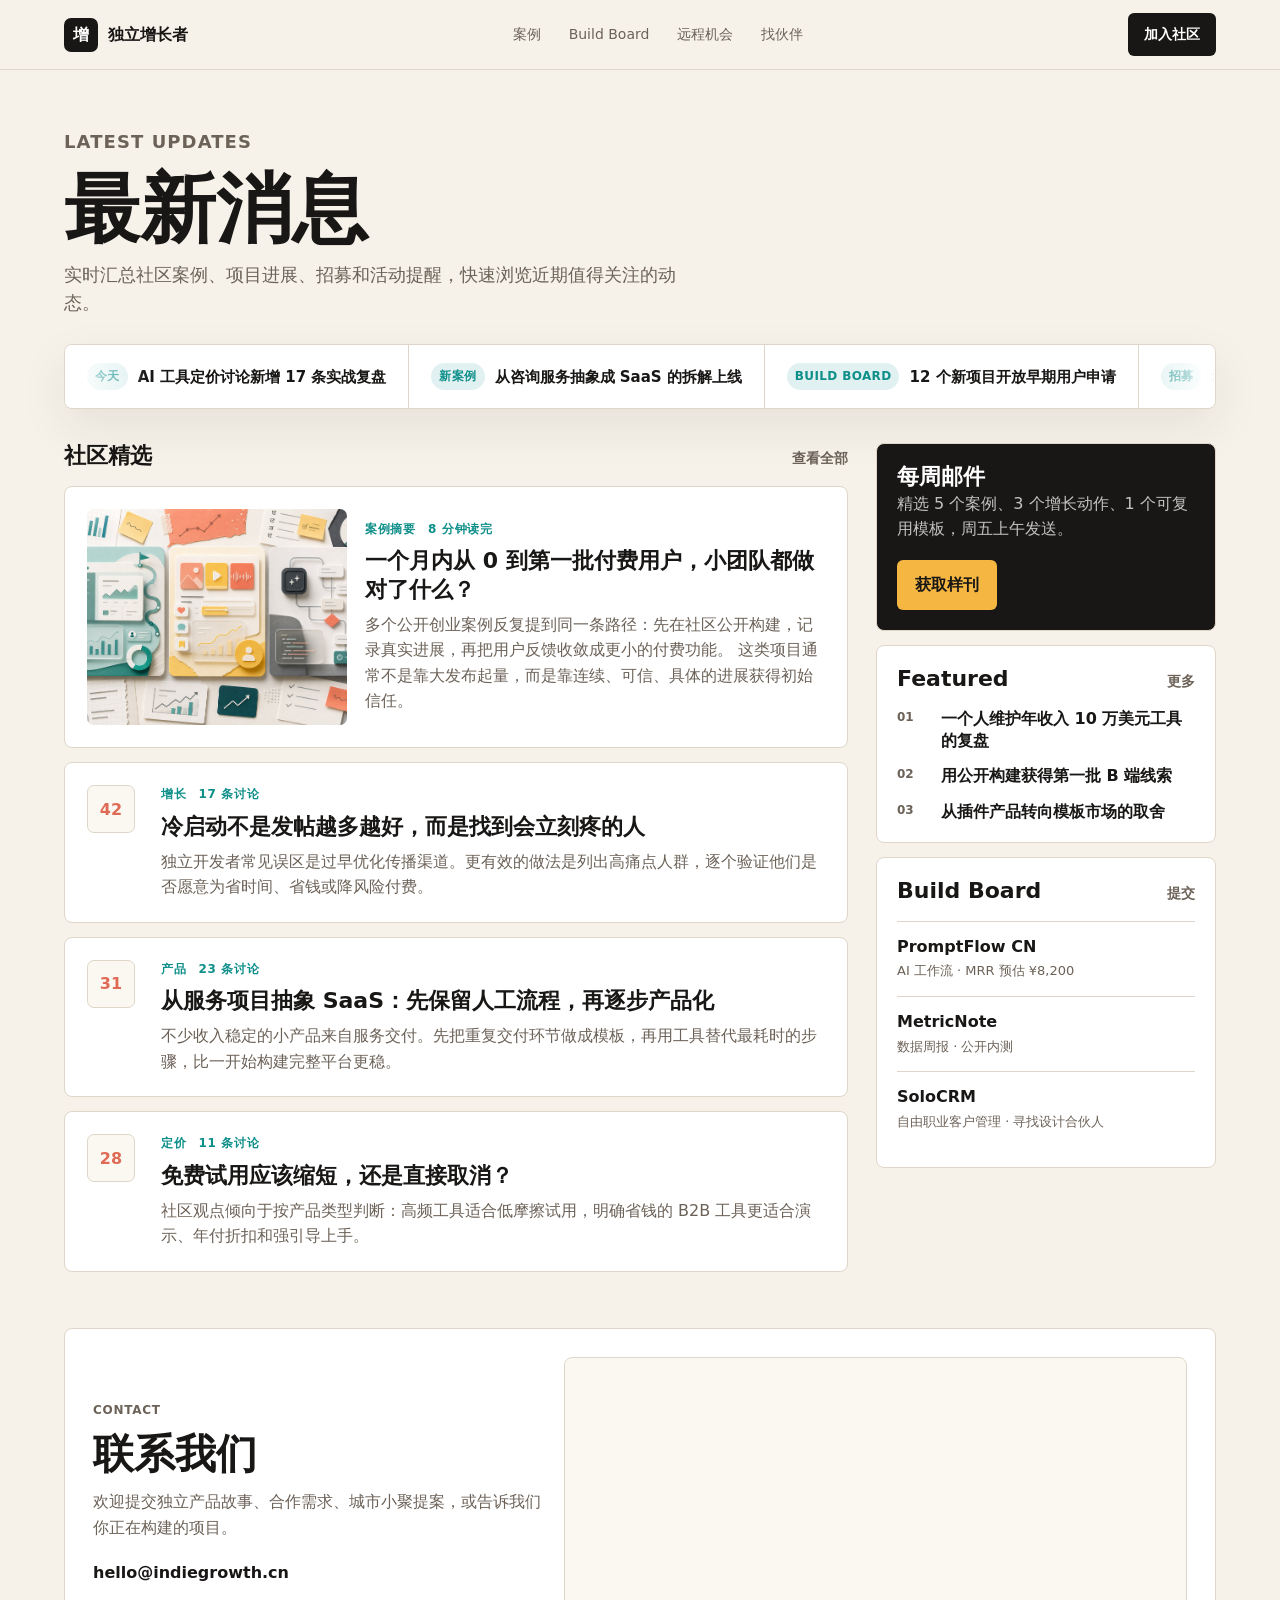
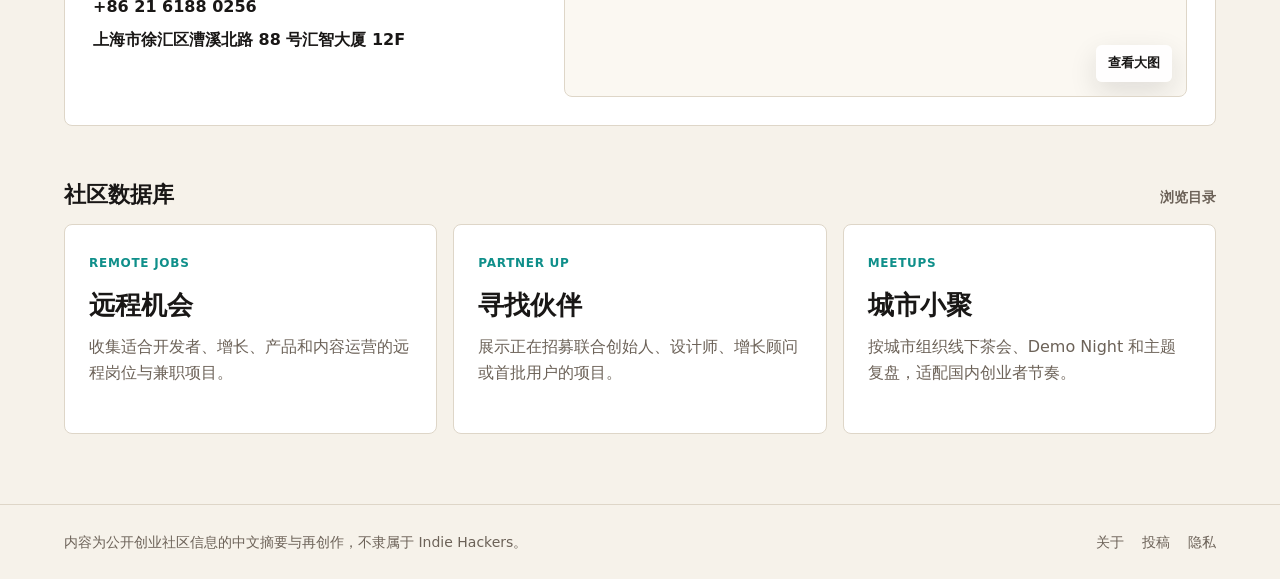
<file: index.html>
<!doctype html>
<html lang="zh-CN">
  <head>
    <meta charset="utf-8" />
    <meta name="viewport" content="width=device-width, initial-scale=1" />
    <title>独立增长者 | 中文独立创业社区</title>
    <meta
      name="description"
      content="面向国内独立开发者、创作者和小团队的创业社区，汇集产品故事、收入进展、招募合作和每周摘要。"
    />
    <link rel="stylesheet" href="styles.css" />
  </head>
  <body>
    <header class="site-header">
      <a class="brand" href="index.html">
        <span class="brand-mark">增</span>
        <span>独立增长者</span>
      </a>
      <nav class="main-nav" aria-label="主导航">
        <a href="stories.html">案例</a>
        <a href="board.html">Build Board</a>
        <a href="jobs.html">远程机会</a>
        <a href="partner.html">找伙伴</a>
      </nav>
      <a class="login" href="newsletter.html">加入社区</a>
    </header>

    <main>
      <section class="latest-news" aria-labelledby="latest-news-title">
        <div class="latest-news-copy">
          <p class="eyebrow">Latest Updates</p>
          <h1 id="latest-news-title">最新消息</h1>
          <p>实时汇总社区案例、项目进展、招募和活动提醒，快速浏览近期值得关注的动态。</p>
        </div>
        <div class="news-marquee" aria-label="最新消息动态滚动">
          <div class="news-track">
            <a href="posts.html"><span>今天</span>AI 工具定价讨论新增 17 条实战复盘</a>
            <a href="stories.html"><span>新案例</span>从咨询服务抽象成 SaaS 的拆解上线</a>
            <a href="board.html"><span>Build Board</span>12 个新项目开放早期用户申请</a>
            <a href="partner.html"><span>招募</span>增长合伙人与设计顾问需求更新</a>
            <a href="meetups.html"><span>活动</span>上海 Demo Night 本周开放报名</a>
            <a href="jobs.html"><span>远程</span>新增产品运营与全栈兼职机会</a>
            <a href="posts.html" aria-hidden="true" tabindex="-1"><span>今天</span>AI 工具定价讨论新增 17 条实战复盘</a>
            <a href="stories.html" aria-hidden="true" tabindex="-1"><span>新案例</span>从咨询服务抽象成 SaaS 的拆解上线</a>
            <a href="board.html" aria-hidden="true" tabindex="-1"><span>Build Board</span>12 个新项目开放早期用户申请</a>
            <a href="partner.html" aria-hidden="true" tabindex="-1"><span>招募</span>增长合伙人与设计顾问需求更新</a>
            <a href="meetups.html" aria-hidden="true" tabindex="-1"><span>活动</span>上海 Demo Night 本周开放报名</a>
            <a href="jobs.html" aria-hidden="true" tabindex="-1"><span>远程</span>新增产品运营与全栈兼职机会</a>
          </div>
        </div>
      </section>

      <div class="layout">
        <section class="feed" aria-labelledby="feed-title">
          <div class="section-head">
            <h2 id="feed-title">社区精选</h2>
            <a href="posts.html">查看全部</a>
          </div>

          <article class="post featured-post">
            <img src="assets/story-collage.png" alt="创业案例摘要插画" />
            <div>
              <div class="post-meta">
                <span>案例摘要</span>
                <span>8 分钟读完</span>
              </div>
              <h3><a href="stories.html">一个月内从 0 到第一批付费用户，小团队都做对了什么？</a></h3>
              <p>
                多个公开创业案例反复提到同一条路径：先在社区公开构建，记录真实进展，再把用户反馈收敛成更小的付费功能。
                这类项目通常不是靠大发布起量，而是靠连续、可信、具体的进展获得初始信任。
              </p>
            </div>
          </article>

          <article class="post">
            <div class="vote-box">42</div>
            <div>
              <div class="post-meta">
                <span>增长</span>
                <span>17 条讨论</span>
              </div>
              <h3><a href="posts.html">冷启动不是发帖越多越好，而是找到会立刻疼的人</a></h3>
              <p>
                独立开发者常见误区是过早优化传播渠道。更有效的做法是列出高痛点人群，逐个验证他们是否愿意为省时间、省钱或降风险付费。
              </p>
            </div>
          </article>

          <article class="post">
            <div class="vote-box">31</div>
            <div>
              <div class="post-meta">
                <span>产品</span>
                <span>23 条讨论</span>
              </div>
              <h3><a href="stories.html">从服务项目抽象 SaaS：先保留人工流程，再逐步产品化</a></h3>
              <p>
                不少收入稳定的小产品来自服务交付。先把重复交付环节做成模板，再用工具替代最耗时的步骤，比一开始构建完整平台更稳。
              </p>
            </div>
          </article>

          <article class="post">
            <div class="vote-box">28</div>
            <div>
              <div class="post-meta">
                <span>定价</span>
                <span>11 条讨论</span>
              </div>
              <h3><a href="posts.html">免费试用应该缩短，还是直接取消？</a></h3>
              <p>
                社区观点倾向于按产品类型判断：高频工具适合低摩擦试用，明确省钱的 B2B 工具更适合演示、年付折扣和强引导上手。
              </p>
            </div>
          </article>
        </section>

        <aside class="sidebar" aria-label="侧栏信息">
          <section class="panel newsletter-panel">
            <h2>每周邮件</h2>
            <p>精选 5 个案例、3 个增长动作、1 个可复用模板，周五上午发送。</p>
            <a class="panel-button" href="newsletter.html">获取样刊</a>
          </section>

          <section class="panel">
            <div class="panel-head">
              <h2>Featured</h2>
              <a href="stories.html">更多</a>
            </div>
            <ol class="rank-list">
              <li>
                <span>01</span>
                <a href="story-solo-tool.html">一个人维护年收入 10 万美元工具的复盘</a>
              </li>
              <li>
                <span>02</span>
                <a href="story-open-build.html">用公开构建获得第一批 B 端线索</a>
              </li>
              <li>
                <span>03</span>
                <a href="story-template-market.html">从插件产品转向模板市场的取舍</a>
              </li>
            </ol>
          </section>

          <section class="panel">
            <div class="panel-head">
              <h2>Build Board</h2>
              <a href="submit.html">提交</a>
            </div>
            <a class="mini-card" href="board.html">
              <strong>PromptFlow CN</strong>
              <span>AI 工作流 · MRR 预估 ¥8,200</span>
            </a>
            <a class="mini-card" href="board.html">
              <strong>MetricNote</strong>
              <span>数据周报 · 公开内测</span>
            </a>
            <a class="mini-card" href="board.html">
              <strong>SoloCRM</strong>
              <span>自由职业客户管理 · 寻找设计合伙人</span>
            </a>
          </section>
        </aside>
      </div>

      <section class="contact-section" aria-labelledby="contact-title">
        <div class="contact-copy">
          <p class="eyebrow">Contact</p>
          <h2 id="contact-title">联系我们</h2>
          <p>
            欢迎提交独立产品故事、合作需求、城市小聚提案，或告诉我们你正在构建的项目。
          </p>
          <div class="contact-list">
            <a href="mailto:hello@indiegrowth.cn">hello@indiegrowth.cn</a>
            <a href="tel:+862161880256">+86 21 6188 0256</a>
            <span>上海市徐汇区漕溪北路 88 号汇智大厦 12F</span>
          </div>
        </div>
        <div class="map-card" aria-label="上海市徐汇区漕溪北路 88 号地图">
          <iframe
            title="上海市徐汇区漕溪北路 88 号地图"
            src="https://www.openstreetmap.org/export/embed.html?bbox=121.4308%2C31.1824%2C121.4488%2C31.1974&amp;layer=mapnik&amp;marker=31.1899%2C121.4398"
            loading="lazy"
            referrerpolicy="no-referrer-when-downgrade"
          ></iframe>
          <a
            href="https://www.openstreetmap.org/?mlat=31.1899&amp;mlon=121.4398#map=16/31.1899/121.4398"
            target="_blank"
            rel="noreferrer"
          >
            查看大图
          </a>
        </div>
      </section>

      <section class="directory">
        <div class="section-head">
          <h2>社区数据库</h2>
          <a href="directory.html">浏览目录</a>
        </div>
        <div class="directory-grid">
          <a class="directory-card" href="jobs.html">
            <span>Remote Jobs</span>
            <h3>远程机会</h3>
            <p>收集适合开发者、增长、产品和内容运营的远程岗位与兼职项目。</p>
          </a>
          <a class="directory-card" href="partner.html">
            <span>Partner Up</span>
            <h3>寻找伙伴</h3>
            <p>展示正在招募联合创始人、设计师、增长顾问或首批用户的项目。</p>
          </a>
          <a class="directory-card" href="meetups.html">
            <span>Meetups</span>
            <h3>城市小聚</h3>
            <p>按城市组织线下茶会、Demo Night 和主题复盘，适配国内创业者节奏。</p>
          </a>
        </div>
      </section>
    </main>

    <footer class="site-footer">
      <p>内容为公开创业社区信息的中文摘要与再创作，不隶属于 Indie Hackers。</p>
      <div>
        <a href="about.html">关于</a>
        <a href="submit.html">投稿</a>
        <a href="privacy.html">隐私</a>
      </div>
    </footer>
  </body>
</html>
</file>
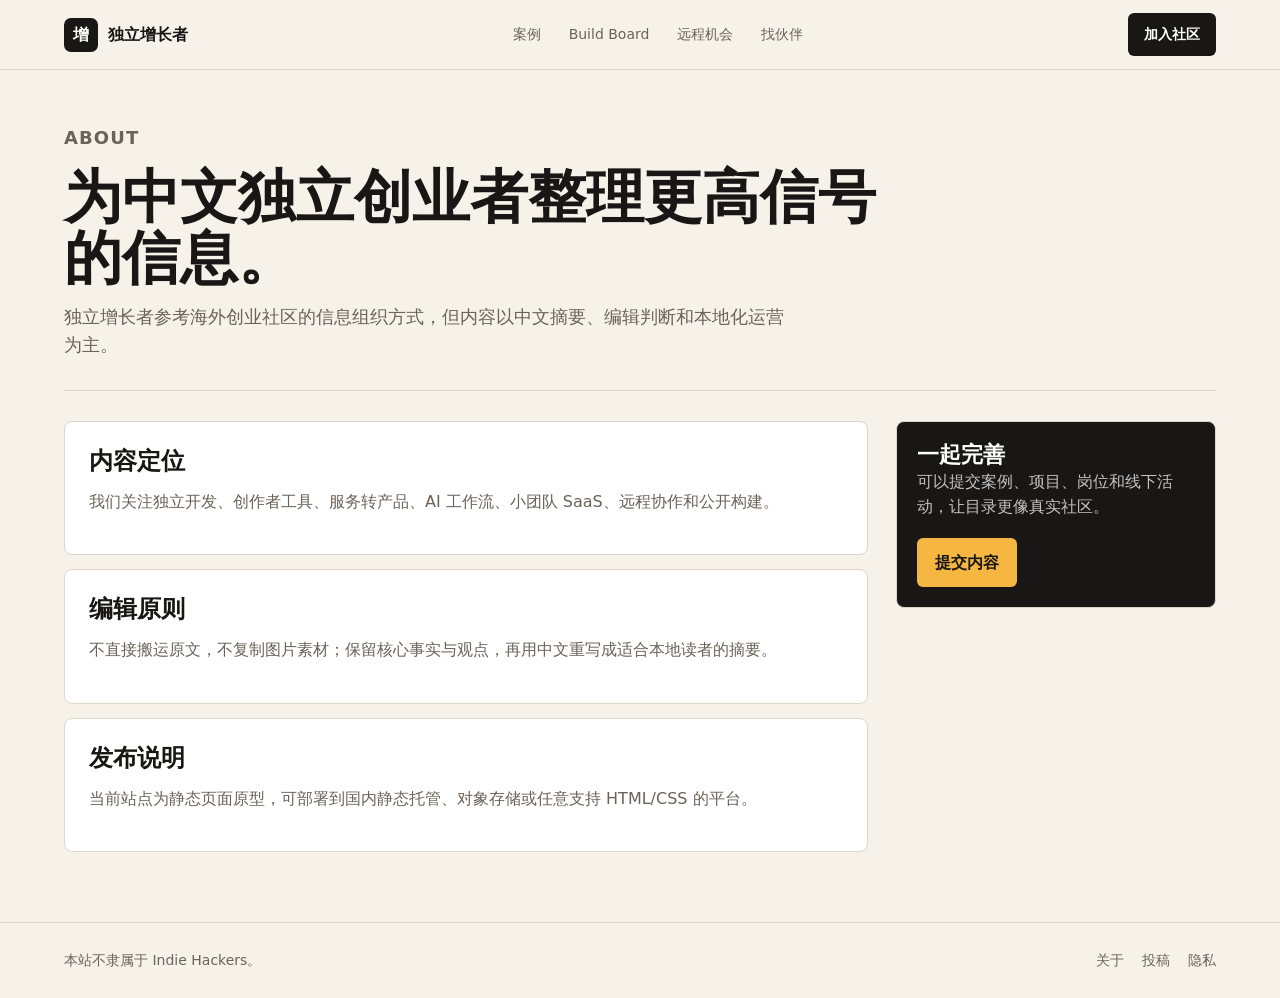
<file: about.html>
<!doctype html>
<html lang="zh-CN">
  <head>
    <meta charset="utf-8" />
    <meta name="viewport" content="width=device-width, initial-scale=1" />
    <title>关于 | 独立增长者</title>
    <meta name="description" content="了解独立增长者的内容定位、编辑原则和发布说明。" />
    <link rel="stylesheet" href="styles.css" />
  </head>
  <body>
    <header class="site-header">
      <a class="brand" href="index.html"><span class="brand-mark">增</span><span>独立增长者</span></a>
      <nav class="main-nav" aria-label="主导航">
        <a href="stories.html">案例</a><a href="board.html">Build Board</a><a href="jobs.html">远程机会</a><a href="partner.html">找伙伴</a>
      </nav>
      <a class="login" href="newsletter.html">加入社区</a>
    </header>
    <main>
      <section class="page-hero">
        <p class="eyebrow">About</p>
        <h1>为中文独立创业者整理更高信号的信息。</h1>
        <p>独立增长者参考海外创业社区的信息组织方式，但内容以中文摘要、编辑判断和本地化运营为主。</p>
      </section>
      <div class="page-layout">
        <section class="page-list">
          <article class="content-card"><h2>内容定位</h2><p>我们关注独立开发、创作者工具、服务转产品、AI 工作流、小团队 SaaS、远程协作和公开构建。</p></article>
          <article class="content-card"><h2>编辑原则</h2><p>不直接搬运原文，不复制图片素材；保留核心事实与观点，再用中文重写成适合本地读者的摘要。</p></article>
          <article class="content-card"><h2>发布说明</h2><p>当前站点为静态页面原型，可部署到国内静态托管、对象存储或任意支持 HTML/CSS 的平台。</p></article>
        </section>
        <aside class="sidebar"><section class="panel newsletter-panel"><h2>一起完善</h2><p>可以提交案例、项目、岗位和线下活动，让目录更像真实社区。</p><a class="panel-button" href="submit.html">提交内容</a></section></aside>
      </div>
    </main>
    <footer class="site-footer"><p>本站不隶属于 Indie Hackers。</p><div><a href="about.html">关于</a><a href="submit.html">投稿</a><a href="privacy.html">隐私</a></div></footer>
  </body>
</html>
</file>
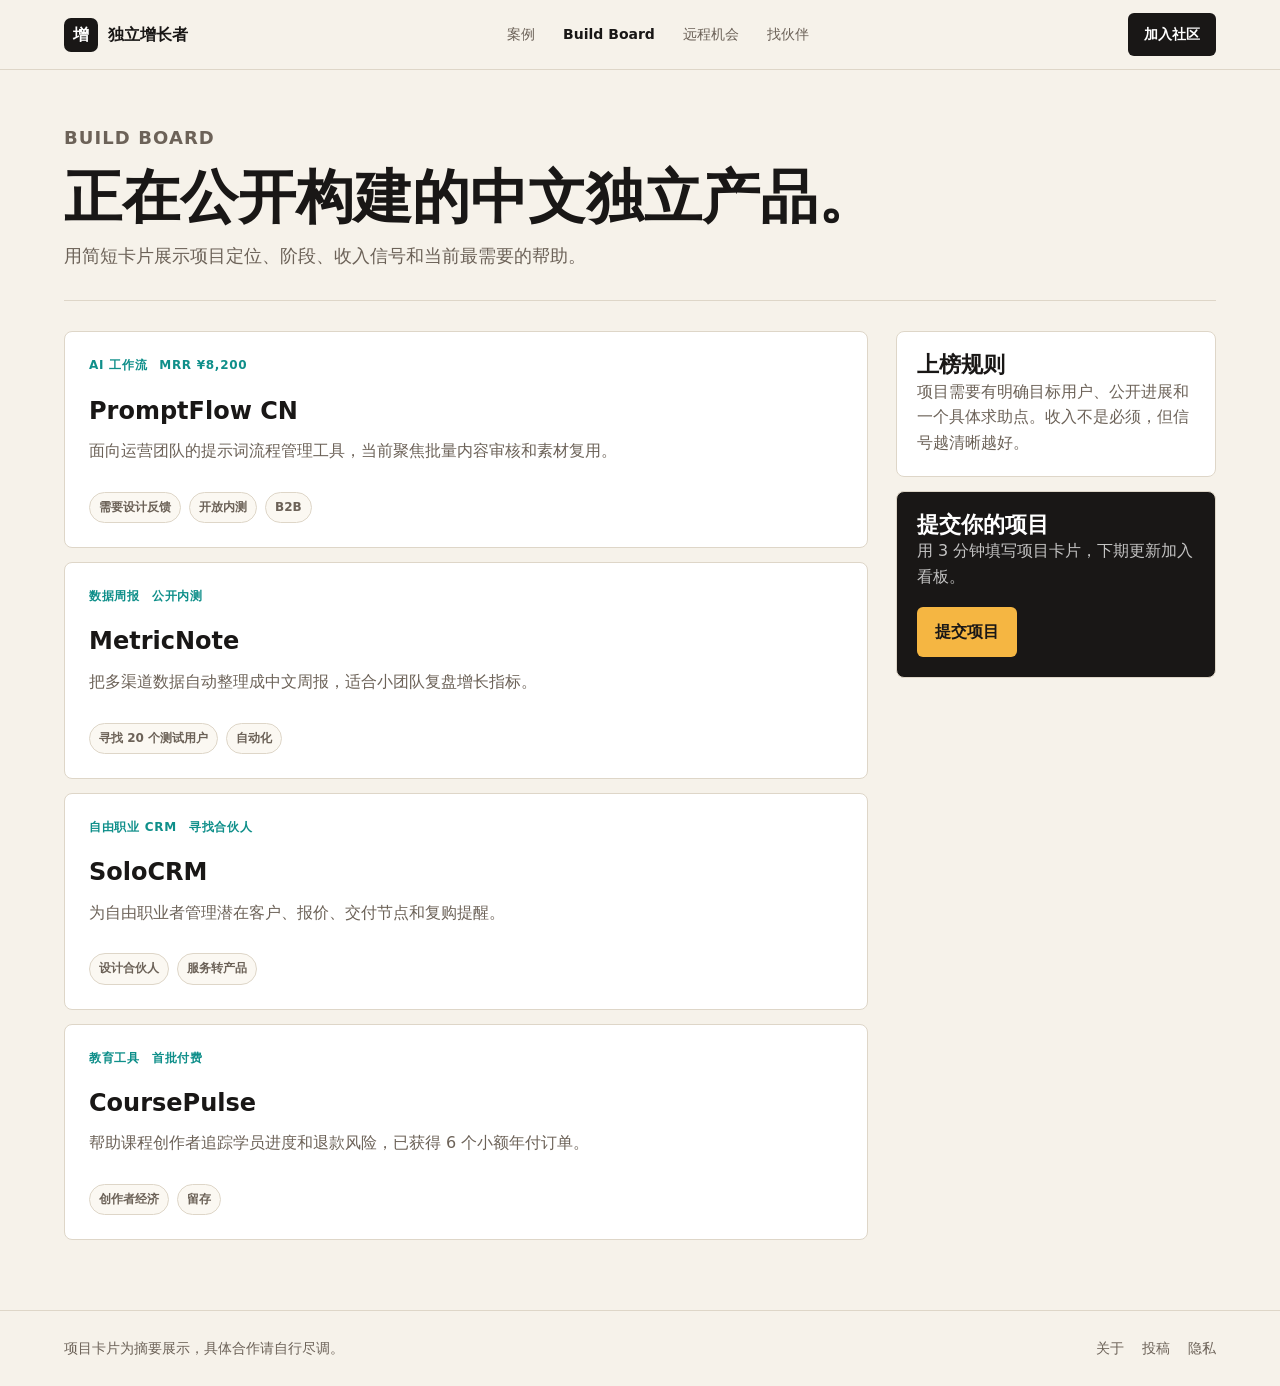
<file: board.html>
<!doctype html>
<html lang="zh-CN">
  <head>
    <meta charset="utf-8" />
    <meta name="viewport" content="width=device-width, initial-scale=1" />
    <title>Build Board | 独立增长者</title>
    <meta name="description" content="展示正在构建中的中文独立产品、收入进展、用户规模和下一步需求。" />
    <link rel="stylesheet" href="styles.css" />
  </head>
  <body>
    <header class="site-header">
      <a class="brand" href="index.html"><span class="brand-mark">增</span><span>独立增长者</span></a>
      <nav class="main-nav" aria-label="主导航">
        <a href="stories.html">案例</a><a class="active-link" href="board.html">Build Board</a><a href="jobs.html">远程机会</a><a href="partner.html">找伙伴</a>
      </nav>
      <a class="login" href="newsletter.html">加入社区</a>
    </header>
    <main>
      <section class="page-hero">
        <p class="eyebrow">Build Board</p>
        <h1>正在公开构建的中文独立产品。</h1>
        <p>用简短卡片展示项目定位、阶段、收入信号和当前最需要的帮助。</p>
      </section>
      <div class="page-layout">
        <section class="page-list">
          <article class="content-card"><div class="post-meta"><span>AI 工作流</span><span>MRR ¥8,200</span></div><h2>PromptFlow CN</h2><p>面向运营团队的提示词流程管理工具，当前聚焦批量内容审核和素材复用。</p><div class="tag-row"><span>需要设计反馈</span><span>开放内测</span><span>B2B</span></div></article>
          <article class="content-card"><div class="post-meta"><span>数据周报</span><span>公开内测</span></div><h2>MetricNote</h2><p>把多渠道数据自动整理成中文周报，适合小团队复盘增长指标。</p><div class="tag-row"><span>寻找 20 个测试用户</span><span>自动化</span></div></article>
          <article class="content-card"><div class="post-meta"><span>自由职业 CRM</span><span>寻找合伙人</span></div><h2>SoloCRM</h2><p>为自由职业者管理潜在客户、报价、交付节点和复购提醒。</p><div class="tag-row"><span>设计合伙人</span><span>服务转产品</span></div></article>
          <article class="content-card"><div class="post-meta"><span>教育工具</span><span>首批付费</span></div><h2>CoursePulse</h2><p>帮助课程创作者追踪学员进度和退款风险，已获得 6 个小额年付订单。</p><div class="tag-row"><span>创作者经济</span><span>留存</span></div></article>
        </section>
        <aside class="sidebar">
          <section class="panel"><h2>上榜规则</h2><p>项目需要有明确目标用户、公开进展和一个具体求助点。收入不是必须，但信号越清晰越好。</p></section>
          <section class="panel newsletter-panel"><h2>提交你的项目</h2><p>用 3 分钟填写项目卡片，下期更新加入看板。</p><a class="panel-button" href="submit.html">提交项目</a></section>
        </aside>
      </div>
    </main>
    <footer class="site-footer"><p>项目卡片为摘要展示，具体合作请自行尽调。</p><div><a href="about.html">关于</a><a href="submit.html">投稿</a><a href="privacy.html">隐私</a></div></footer>
  </body>
</html>
</file>
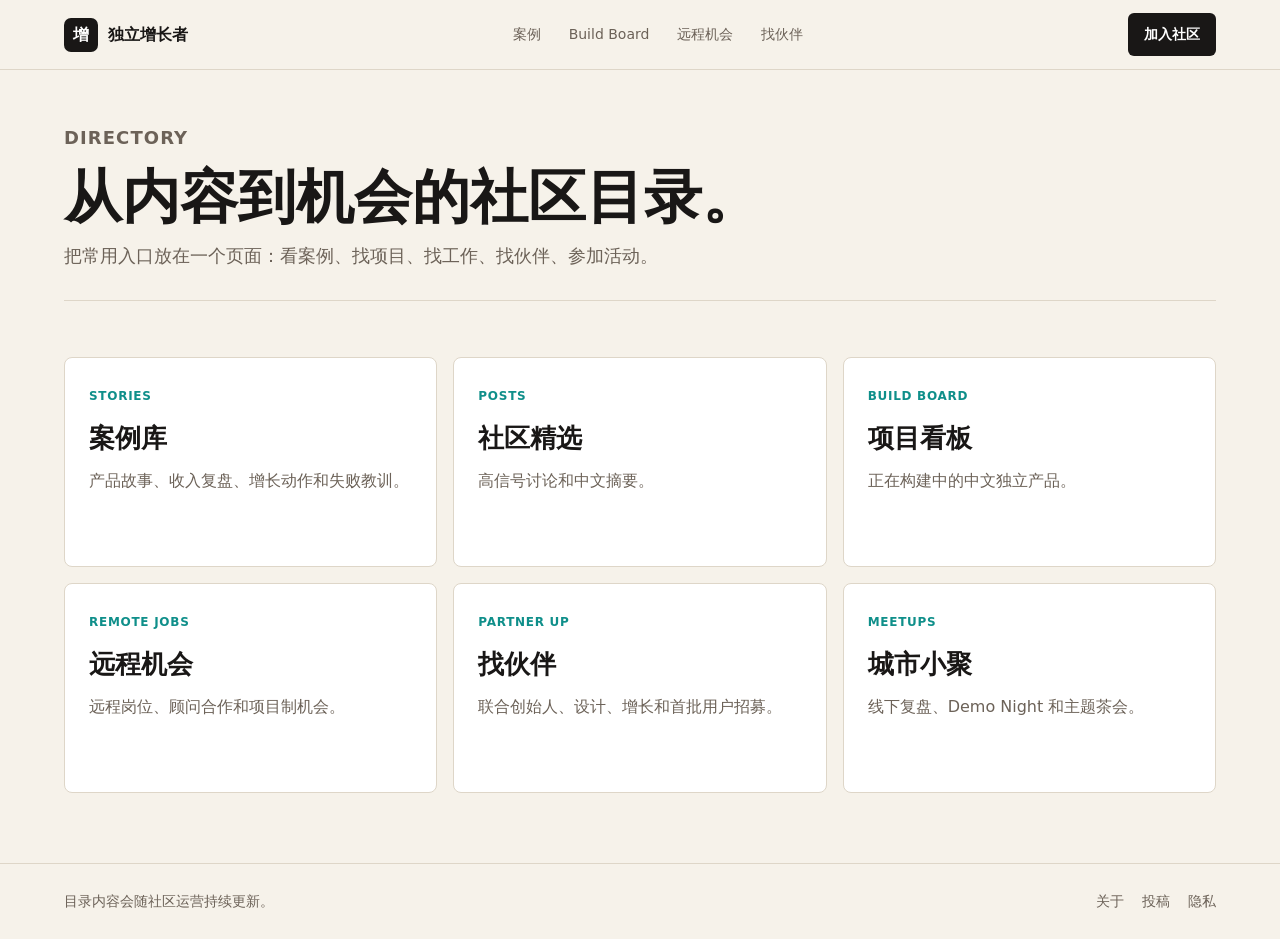
<file: directory.html>
<!doctype html>
<html lang="zh-CN">
  <head>
    <meta charset="utf-8" />
    <meta name="viewport" content="width=device-width, initial-scale=1" />
    <title>社区数据库 | 独立增长者</title>
    <meta name="description" content="独立增长者社区目录：案例、Build Board、远程机会、找伙伴、城市小聚和周报。" />
    <link rel="stylesheet" href="styles.css" />
  </head>
  <body>
    <header class="site-header">
      <a class="brand" href="index.html"><span class="brand-mark">增</span><span>独立增长者</span></a>
      <nav class="main-nav" aria-label="主导航">
        <a href="stories.html">案例</a><a href="board.html">Build Board</a><a href="jobs.html">远程机会</a><a href="partner.html">找伙伴</a>
      </nav>
      <a class="login" href="newsletter.html">加入社区</a>
    </header>
    <main>
      <section class="page-hero">
        <p class="eyebrow">Directory</p>
        <h1>从内容到机会的社区目录。</h1>
        <p>把常用入口放在一个页面：看案例、找项目、找工作、找伙伴、参加活动。</p>
      </section>
      <section class="directory">
        <div class="directory-grid">
          <a class="directory-card" href="stories.html"><span>Stories</span><h3>案例库</h3><p>产品故事、收入复盘、增长动作和失败教训。</p></a>
          <a class="directory-card" href="posts.html"><span>Posts</span><h3>社区精选</h3><p>高信号讨论和中文摘要。</p></a>
          <a class="directory-card" href="board.html"><span>Build Board</span><h3>项目看板</h3><p>正在构建中的中文独立产品。</p></a>
          <a class="directory-card" href="jobs.html"><span>Remote Jobs</span><h3>远程机会</h3><p>远程岗位、顾问合作和项目制机会。</p></a>
          <a class="directory-card" href="partner.html"><span>Partner Up</span><h3>找伙伴</h3><p>联合创始人、设计、增长和首批用户招募。</p></a>
          <a class="directory-card" href="meetups.html"><span>Meetups</span><h3>城市小聚</h3><p>线下复盘、Demo Night 和主题茶会。</p></a>
        </div>
      </section>
    </main>
    <footer class="site-footer"><p>目录内容会随社区运营持续更新。</p><div><a href="about.html">关于</a><a href="submit.html">投稿</a><a href="privacy.html">隐私</a></div></footer>
  </body>
</html>
</file>
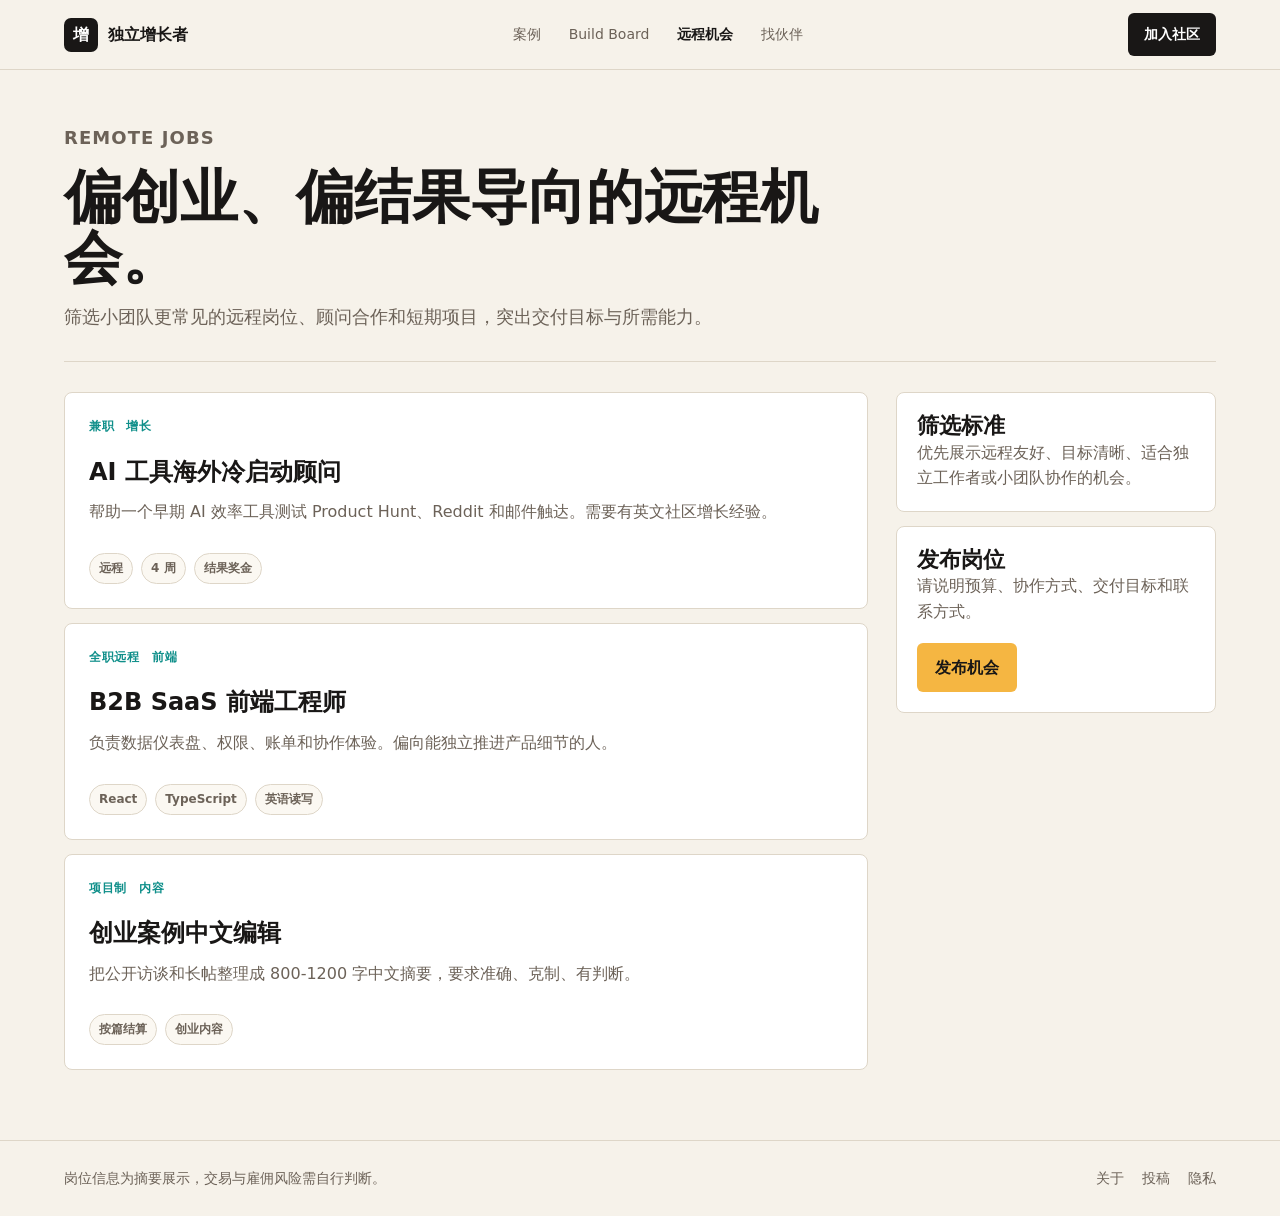
<file: jobs.html>
<!doctype html>
<html lang="zh-CN">
  <head>
    <meta charset="utf-8" />
    <meta name="viewport" content="width=device-width, initial-scale=1" />
    <title>远程机会 | 独立增长者</title>
    <meta name="description" content="适合独立开发者、增长、产品和内容运营的远程岗位与兼职项目摘要。" />
    <link rel="stylesheet" href="styles.css" />
  </head>
  <body>
    <header class="site-header">
      <a class="brand" href="index.html"><span class="brand-mark">增</span><span>独立增长者</span></a>
      <nav class="main-nav" aria-label="主导航">
        <a href="stories.html">案例</a><a href="board.html">Build Board</a><a class="active-link" href="jobs.html">远程机会</a><a href="partner.html">找伙伴</a>
      </nav>
      <a class="login" href="newsletter.html">加入社区</a>
    </header>
    <main>
      <section class="page-hero">
        <p class="eyebrow">Remote Jobs</p>
        <h1>偏创业、偏结果导向的远程机会。</h1>
        <p>筛选小团队更常见的远程岗位、顾问合作和短期项目，突出交付目标与所需能力。</p>
      </section>
      <div class="page-layout">
        <section class="page-list">
          <article class="content-card"><div class="post-meta"><span>兼职</span><span>增长</span></div><h2>AI 工具海外冷启动顾问</h2><p>帮助一个早期 AI 效率工具测试 Product Hunt、Reddit 和邮件触达。需要有英文社区增长经验。</p><div class="tag-row"><span>远程</span><span>4 周</span><span>结果奖金</span></div></article>
          <article class="content-card"><div class="post-meta"><span>全职远程</span><span>前端</span></div><h2>B2B SaaS 前端工程师</h2><p>负责数据仪表盘、权限、账单和协作体验。偏向能独立推进产品细节的人。</p><div class="tag-row"><span>React</span><span>TypeScript</span><span>英语读写</span></div></article>
          <article class="content-card"><div class="post-meta"><span>项目制</span><span>内容</span></div><h2>创业案例中文编辑</h2><p>把公开访谈和长帖整理成 800-1200 字中文摘要，要求准确、克制、有判断。</p><div class="tag-row"><span>按篇结算</span><span>创业内容</span></div></article>
        </section>
        <aside class="sidebar">
          <section class="panel"><h2>筛选标准</h2><p>优先展示远程友好、目标清晰、适合独立工作者或小团队协作的机会。</p></section>
          <section class="panel"><h2>发布岗位</h2><p>请说明预算、协作方式、交付目标和联系方式。</p><a class="panel-button" href="submit.html">发布机会</a></section>
        </aside>
      </div>
    </main>
    <footer class="site-footer"><p>岗位信息为摘要展示，交易与雇佣风险需自行判断。</p><div><a href="about.html">关于</a><a href="submit.html">投稿</a><a href="privacy.html">隐私</a></div></footer>
  </body>
</html>
</file>
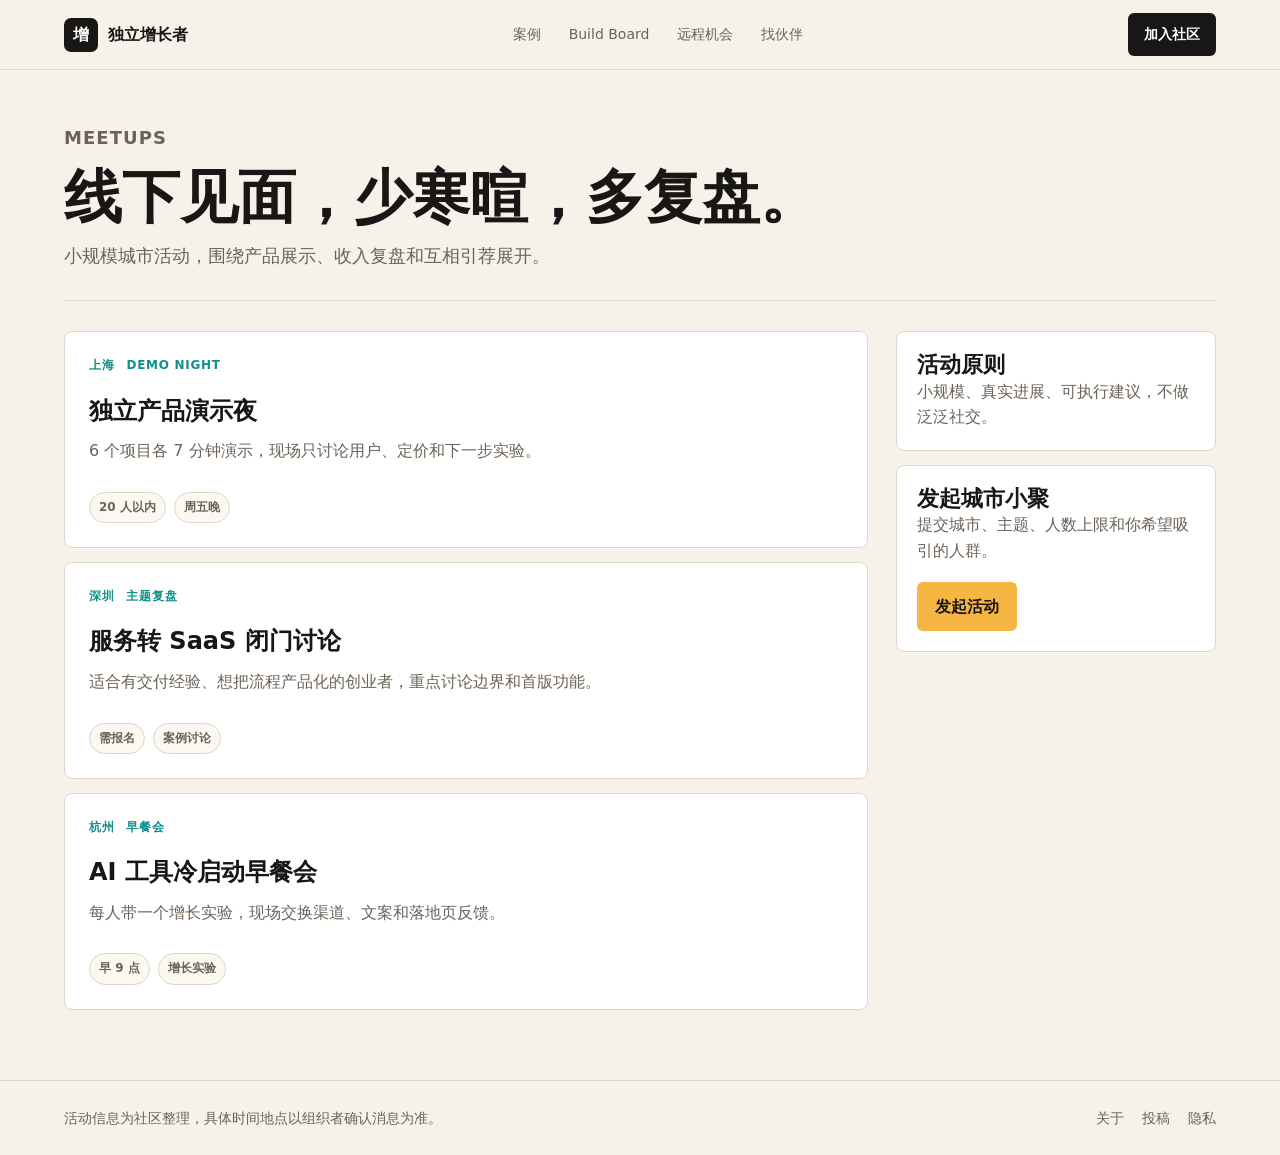
<file: meetups.html>
<!doctype html>
<html lang="zh-CN">
  <head>
    <meta charset="utf-8" />
    <meta name="viewport" content="width=device-width, initial-scale=1" />
    <title>城市小聚 | 独立增长者</title>
    <meta name="description" content="面向独立开发者和小团队的城市小聚、Demo Night 和主题复盘活动。" />
    <link rel="stylesheet" href="styles.css" />
  </head>
  <body>
    <header class="site-header">
      <a class="brand" href="index.html"><span class="brand-mark">增</span><span>独立增长者</span></a>
      <nav class="main-nav" aria-label="主导航">
        <a href="stories.html">案例</a><a href="board.html">Build Board</a><a href="jobs.html">远程机会</a><a href="partner.html">找伙伴</a>
      </nav>
      <a class="login" href="newsletter.html">加入社区</a>
    </header>
    <main>
      <section class="page-hero">
        <p class="eyebrow">Meetups</p>
        <h1>线下见面，少寒暄，多复盘。</h1>
        <p>小规模城市活动，围绕产品展示、收入复盘和互相引荐展开。</p>
      </section>
      <div class="page-layout">
        <section class="page-list">
          <article class="content-card"><div class="post-meta"><span>上海</span><span>Demo Night</span></div><h2>独立产品演示夜</h2><p>6 个项目各 7 分钟演示，现场只讨论用户、定价和下一步实验。</p><div class="tag-row"><span>20 人以内</span><span>周五晚</span></div></article>
          <article class="content-card"><div class="post-meta"><span>深圳</span><span>主题复盘</span></div><h2>服务转 SaaS 闭门讨论</h2><p>适合有交付经验、想把流程产品化的创业者，重点讨论边界和首版功能。</p><div class="tag-row"><span>需报名</span><span>案例讨论</span></div></article>
          <article class="content-card"><div class="post-meta"><span>杭州</span><span>早餐会</span></div><h2>AI 工具冷启动早餐会</h2><p>每人带一个增长实验，现场交换渠道、文案和落地页反馈。</p><div class="tag-row"><span>早 9 点</span><span>增长实验</span></div></article>
        </section>
        <aside class="sidebar">
          <section class="panel"><h2>活动原则</h2><p>小规模、真实进展、可执行建议，不做泛泛社交。</p></section>
          <section class="panel"><h2>发起城市小聚</h2><p>提交城市、主题、人数上限和你希望吸引的人群。</p><a class="panel-button" href="submit.html">发起活动</a></section>
        </aside>
      </div>
    </main>
    <footer class="site-footer"><p>活动信息为社区整理，具体时间地点以组织者确认消息为准。</p><div><a href="about.html">关于</a><a href="submit.html">投稿</a><a href="privacy.html">隐私</a></div></footer>
  </body>
</html>
</file>
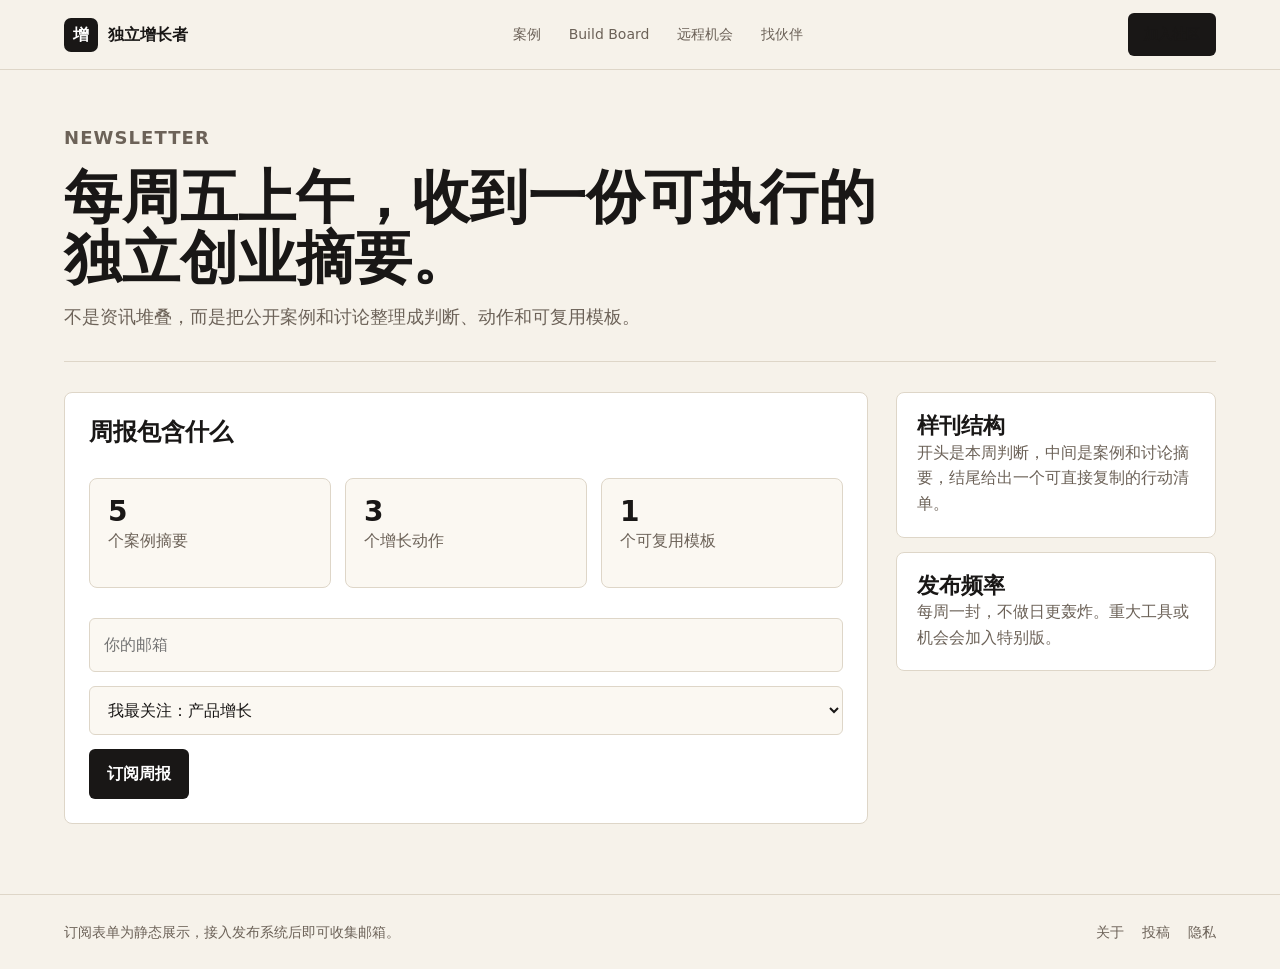
<file: newsletter.html>
<!doctype html>
<html lang="zh-CN">
  <head>
    <meta charset="utf-8" />
    <meta name="viewport" content="width=device-width, initial-scale=1" />
    <title>订阅周报 | 独立增长者</title>
    <meta name="description" content="订阅独立增长者中文周报，获取创业案例、增长动作和项目机会摘要。" />
    <link rel="stylesheet" href="styles.css" />
  </head>
  <body>
    <header class="site-header">
      <a class="brand" href="index.html"><span class="brand-mark">增</span><span>独立增长者</span></a>
      <nav class="main-nav" aria-label="主导航">
        <a href="stories.html">案例</a><a href="board.html">Build Board</a><a href="jobs.html">远程机会</a><a href="partner.html">找伙伴</a>
      </nav>
      <a class="login active-link" href="newsletter.html">加入社区</a>
    </header>
    <main>
      <section class="page-hero">
        <p class="eyebrow">Newsletter</p>
        <h1>每周五上午，收到一份可执行的独立创业摘要。</h1>
        <p>不是资讯堆叠，而是把公开案例和讨论整理成判断、动作和可复用模板。</p>
      </section>
      <div class="page-layout">
        <section class="content-card">
          <h2>周报包含什么</h2>
          <div class="stats-grid">
            <div class="stat-card"><strong>5</strong><p>个案例摘要</p></div>
            <div class="stat-card"><strong>3</strong><p>个增长动作</p></div>
            <div class="stat-card"><strong>1</strong><p>个可复用模板</p></div>
          </div>
          <form class="form-card">
            <input type="email" placeholder="你的邮箱" aria-label="你的邮箱" />
            <select aria-label="关注方向">
              <option>我最关注：产品增长</option>
              <option>我最关注：AI 工具</option>
              <option>我最关注：远程机会</option>
              <option>我最关注：找伙伴</option>
            </select>
            <button type="submit">订阅周报</button>
          </form>
        </section>
        <aside class="sidebar">
          <section class="panel"><h2>样刊结构</h2><p>开头是本周判断，中间是案例和讨论摘要，结尾给出一个可直接复制的行动清单。</p></section>
          <section class="panel"><h2>发布频率</h2><p>每周一封，不做日更轰炸。重大工具或机会会加入特别版。</p></section>
        </aside>
      </div>
    </main>
    <footer class="site-footer"><p>订阅表单为静态展示，接入发布系统后即可收集邮箱。</p><div><a href="about.html">关于</a><a href="submit.html">投稿</a><a href="privacy.html">隐私</a></div></footer>
  </body>
</html>
</file>
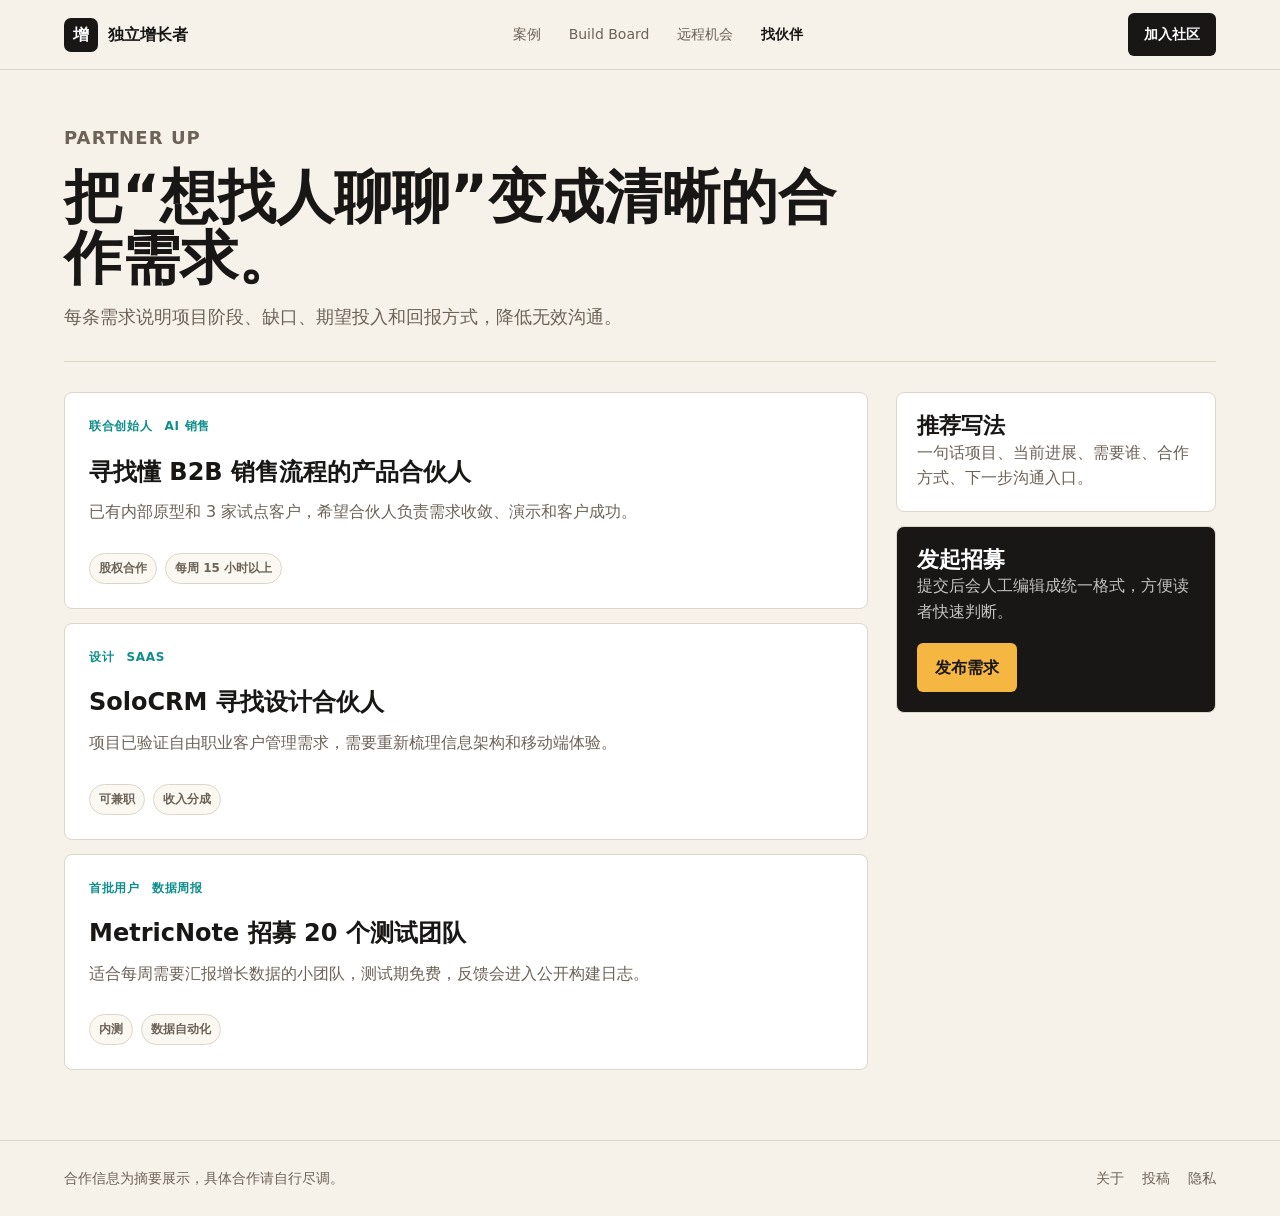
<file: partner.html>
<!doctype html>
<html lang="zh-CN">
  <head>
    <meta charset="utf-8" />
    <meta name="viewport" content="width=device-width, initial-scale=1" />
    <title>找伙伴 | 独立增长者</title>
    <meta name="description" content="中文独立创业者寻找联合创始人、设计师、增长顾问、首批用户和项目伙伴。" />
    <link rel="stylesheet" href="styles.css" />
  </head>
  <body>
    <header class="site-header">
      <a class="brand" href="index.html"><span class="brand-mark">增</span><span>独立增长者</span></a>
      <nav class="main-nav" aria-label="主导航">
        <a href="stories.html">案例</a><a href="board.html">Build Board</a><a href="jobs.html">远程机会</a><a class="active-link" href="partner.html">找伙伴</a>
      </nav>
      <a class="login" href="newsletter.html">加入社区</a>
    </header>
    <main>
      <section class="page-hero">
        <p class="eyebrow">Partner Up</p>
        <h1>把“想找人聊聊”变成清晰的合作需求。</h1>
        <p>每条需求说明项目阶段、缺口、期望投入和回报方式，降低无效沟通。</p>
      </section>
      <div class="page-layout">
        <section class="page-list">
          <article class="content-card"><div class="post-meta"><span>联合创始人</span><span>AI 销售</span></div><h2>寻找懂 B2B 销售流程的产品合伙人</h2><p>已有内部原型和 3 家试点客户，希望合伙人负责需求收敛、演示和客户成功。</p><div class="tag-row"><span>股权合作</span><span>每周 15 小时以上</span></div></article>
          <article class="content-card"><div class="post-meta"><span>设计</span><span>SaaS</span></div><h2>SoloCRM 寻找设计合伙人</h2><p>项目已验证自由职业客户管理需求，需要重新梳理信息架构和移动端体验。</p><div class="tag-row"><span>可兼职</span><span>收入分成</span></div></article>
          <article class="content-card"><div class="post-meta"><span>首批用户</span><span>数据周报</span></div><h2>MetricNote 招募 20 个测试团队</h2><p>适合每周需要汇报增长数据的小团队，测试期免费，反馈会进入公开构建日志。</p><div class="tag-row"><span>内测</span><span>数据自动化</span></div></article>
        </section>
        <aside class="sidebar">
          <section class="panel"><h2>推荐写法</h2><p>一句话项目、当前进展、需要谁、合作方式、下一步沟通入口。</p></section>
          <section class="panel newsletter-panel"><h2>发起招募</h2><p>提交后会人工编辑成统一格式，方便读者快速判断。</p><a class="panel-button" href="submit.html">发布需求</a></section>
        </aside>
      </div>
    </main>
    <footer class="site-footer"><p>合作信息为摘要展示，具体合作请自行尽调。</p><div><a href="about.html">关于</a><a href="submit.html">投稿</a><a href="privacy.html">隐私</a></div></footer>
  </body>
</html>
</file>
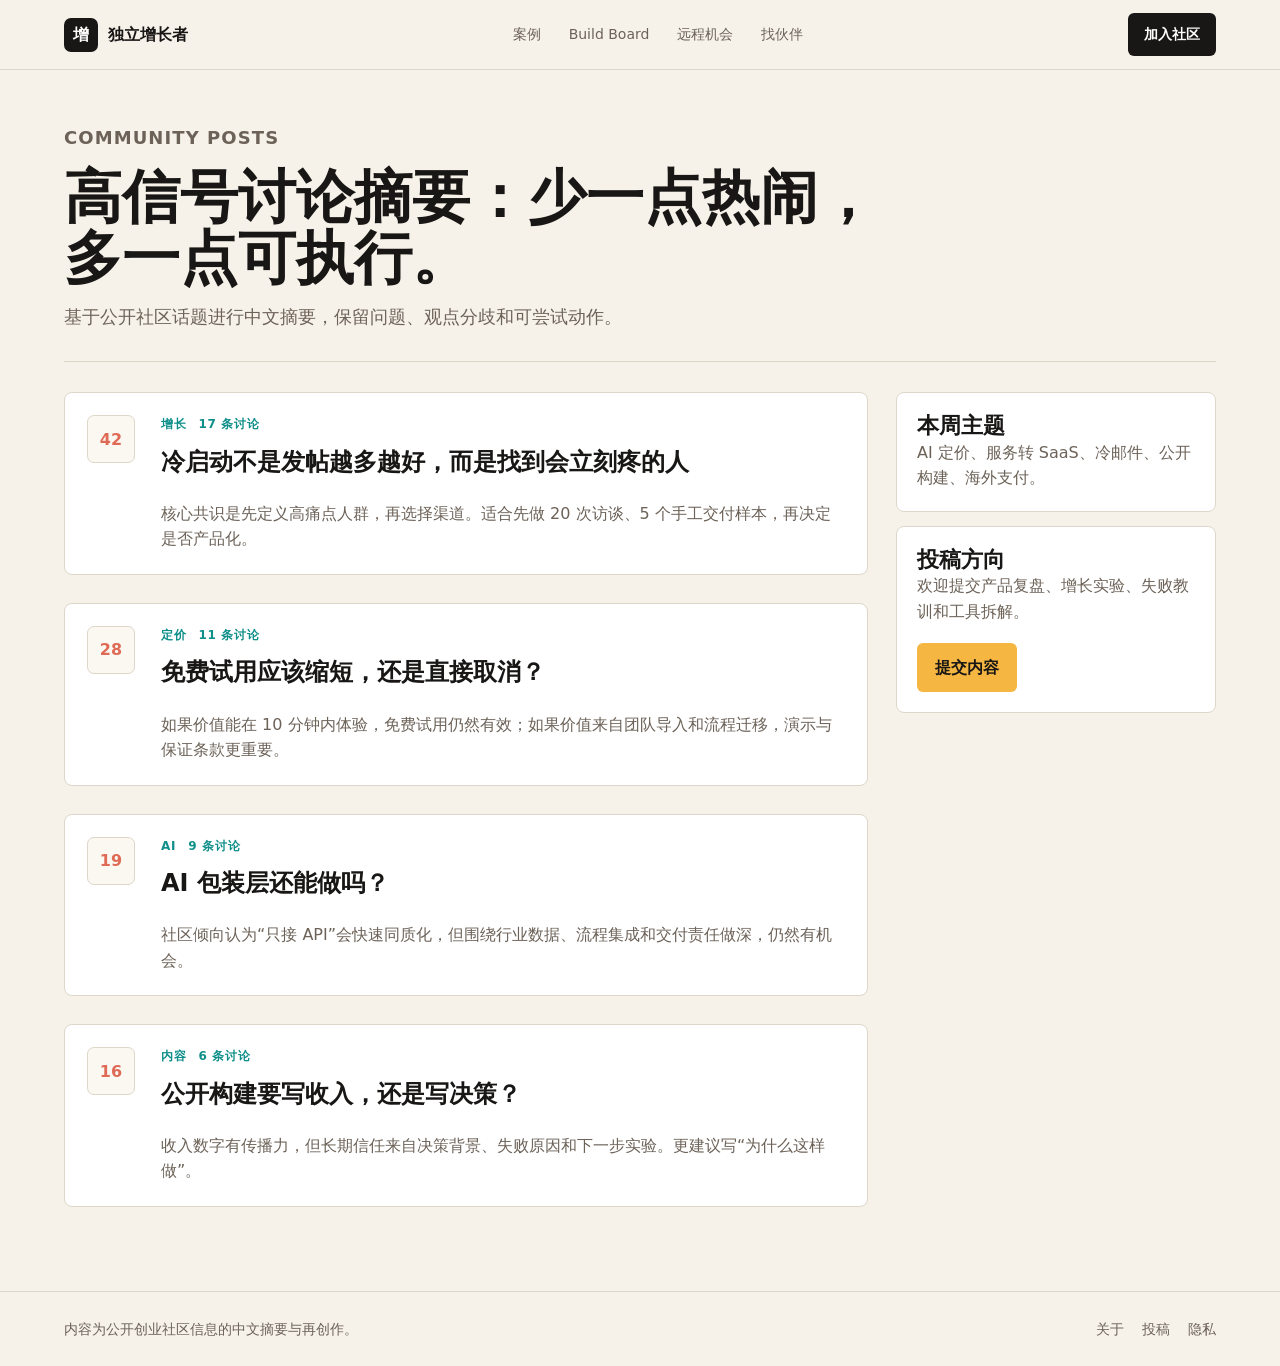
<file: posts.html>
<!doctype html>
<html lang="zh-CN">
  <head>
    <meta charset="utf-8" />
    <meta name="viewport" content="width=device-width, initial-scale=1" />
    <title>社区精选 | 独立增长者</title>
    <meta name="description" content="中文独立创业社区精选讨论：增长、定价、产品验证、内容分发和自动化。" />
    <link rel="stylesheet" href="styles.css" />
  </head>
  <body>
    <header class="site-header">
      <a class="brand" href="index.html"><span class="brand-mark">增</span><span>独立增长者</span></a>
      <nav class="main-nav" aria-label="主导航">
        <a href="stories.html">案例</a><a href="board.html">Build Board</a><a href="jobs.html">远程机会</a><a href="partner.html">找伙伴</a>
      </nav>
      <a class="login" href="newsletter.html">加入社区</a>
    </header>
    <main>
      <section class="page-hero">
        <p class="eyebrow">Community Posts</p>
        <h1>高信号讨论摘要：少一点热闹，多一点可执行。</h1>
        <p>基于公开社区话题进行中文摘要，保留问题、观点分歧和可尝试动作。</p>
      </section>
      <div class="page-layout">
        <section class="page-list">
          <article class="post">
            <div class="vote-box">42</div>
            <div><div class="post-meta"><span>增长</span><span>17 条讨论</span></div><h2>冷启动不是发帖越多越好，而是找到会立刻疼的人</h2><p>核心共识是先定义高痛点人群，再选择渠道。适合先做 20 次访谈、5 个手工交付样本，再决定是否产品化。</p></div>
          </article>
          <article class="post">
            <div class="vote-box">28</div>
            <div><div class="post-meta"><span>定价</span><span>11 条讨论</span></div><h2>免费试用应该缩短，还是直接取消？</h2><p>如果价值能在 10 分钟内体验，免费试用仍然有效；如果价值来自团队导入和流程迁移，演示与保证条款更重要。</p></div>
          </article>
          <article class="post">
            <div class="vote-box">19</div>
            <div><div class="post-meta"><span>AI</span><span>9 条讨论</span></div><h2>AI 包装层还能做吗？</h2><p>社区倾向认为“只接 API”会快速同质化，但围绕行业数据、流程集成和交付责任做深，仍然有机会。</p></div>
          </article>
          <article class="post">
            <div class="vote-box">16</div>
            <div><div class="post-meta"><span>内容</span><span>6 条讨论</span></div><h2>公开构建要写收入，还是写决策？</h2><p>收入数字有传播力，但长期信任来自决策背景、失败原因和下一步实验。更建议写“为什么这样做”。</p></div>
          </article>
        </section>
        <aside class="sidebar">
          <section class="panel"><h2>本周主题</h2><p>AI 定价、服务转 SaaS、冷邮件、公开构建、海外支付。</p></section>
          <section class="panel"><h2>投稿方向</h2><p>欢迎提交产品复盘、增长实验、失败教训和工具拆解。</p><a class="panel-button" href="submit.html">提交内容</a></section>
        </aside>
      </div>
    </main>
    <footer class="site-footer"><p>内容为公开创业社区信息的中文摘要与再创作。</p><div><a href="about.html">关于</a><a href="submit.html">投稿</a><a href="privacy.html">隐私</a></div></footer>
  </body>
</html>
</file>
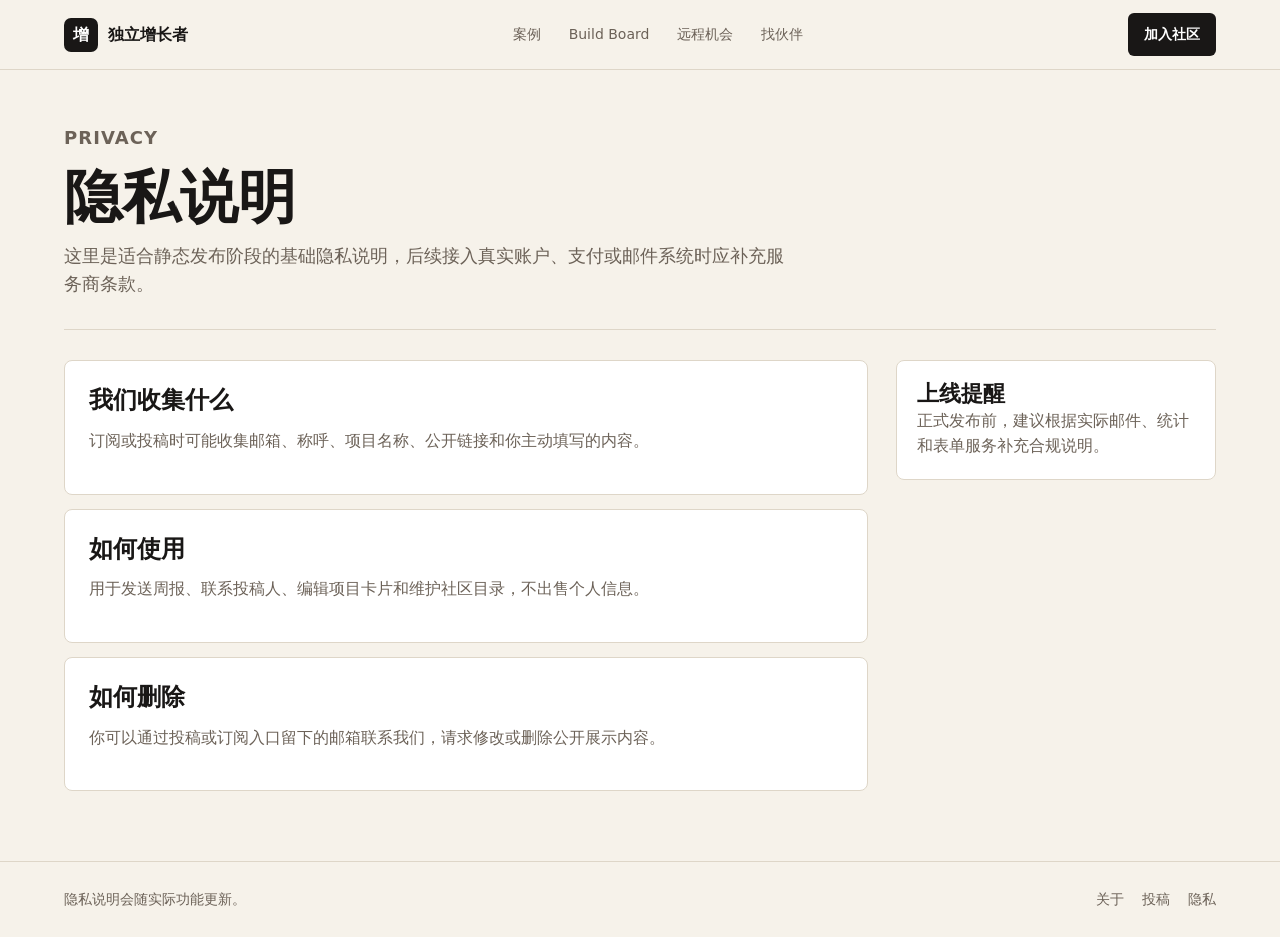
<file: privacy.html>
<!doctype html>
<html lang="zh-CN">
  <head>
    <meta charset="utf-8" />
    <meta name="viewport" content="width=device-width, initial-scale=1" />
    <title>隐私 | 独立增长者</title>
    <meta name="description" content="独立增长者隐私说明，介绍订阅、投稿和联系信息的使用方式。" />
    <link rel="stylesheet" href="styles.css" />
  </head>
  <body>
    <header class="site-header">
      <a class="brand" href="index.html"><span class="brand-mark">增</span><span>独立增长者</span></a>
      <nav class="main-nav" aria-label="主导航">
        <a href="stories.html">案例</a><a href="board.html">Build Board</a><a href="jobs.html">远程机会</a><a href="partner.html">找伙伴</a>
      </nav>
      <a class="login" href="newsletter.html">加入社区</a>
    </header>
    <main>
      <section class="page-hero">
        <p class="eyebrow">Privacy</p>
        <h1>隐私说明</h1>
        <p>这里是适合静态发布阶段的基础隐私说明，后续接入真实账户、支付或邮件系统时应补充服务商条款。</p>
      </section>
      <div class="page-layout">
        <section class="page-list">
          <article class="content-card"><h2>我们收集什么</h2><p>订阅或投稿时可能收集邮箱、称呼、项目名称、公开链接和你主动填写的内容。</p></article>
          <article class="content-card"><h2>如何使用</h2><p>用于发送周报、联系投稿人、编辑项目卡片和维护社区目录，不出售个人信息。</p></article>
          <article class="content-card"><h2>如何删除</h2><p>你可以通过投稿或订阅入口留下的邮箱联系我们，请求修改或删除公开展示内容。</p></article>
        </section>
        <aside class="sidebar"><section class="panel"><h2>上线提醒</h2><p>正式发布前，建议根据实际邮件、统计和表单服务补充合规说明。</p></section></aside>
      </div>
    </main>
    <footer class="site-footer"><p>隐私说明会随实际功能更新。</p><div><a href="about.html">关于</a><a href="submit.html">投稿</a><a href="privacy.html">隐私</a></div></footer>
  </body>
</html>
</file>
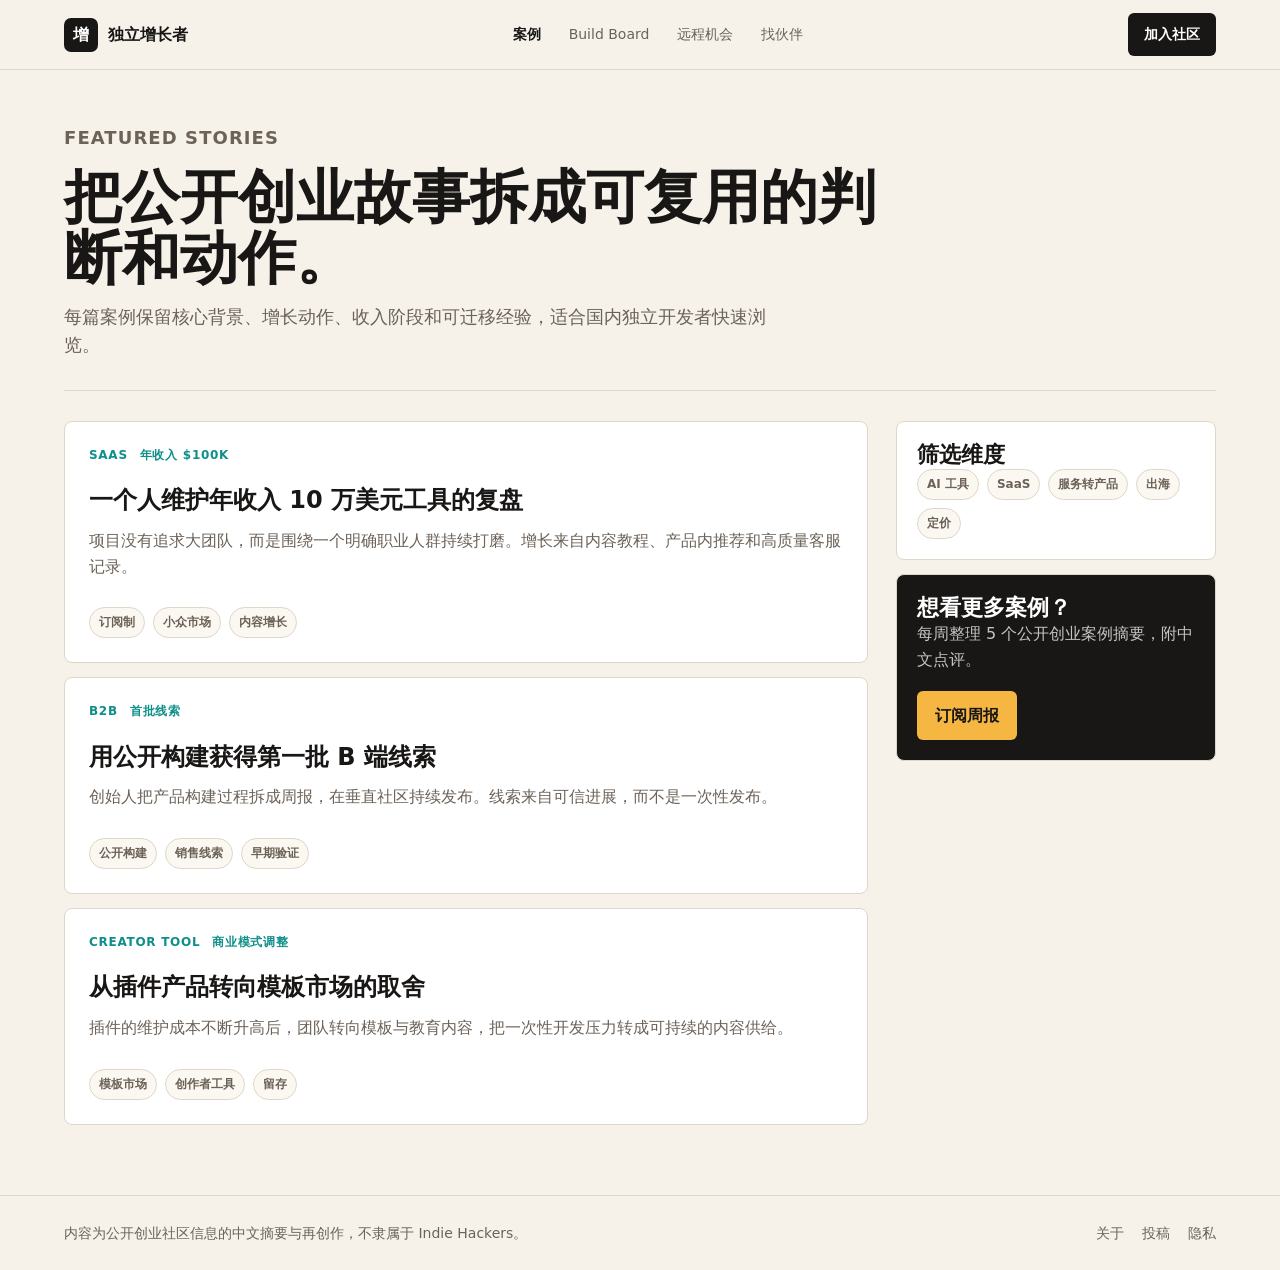
<file: stories.html>
<!doctype html>
<html lang="zh-CN">
  <head>
    <meta charset="utf-8" />
    <meta name="viewport" content="width=device-width, initial-scale=1" />
    <title>案例 | 独立增长者</title>
    <meta name="description" content="中文独立创业案例库，整理公开创业社区里的产品、增长、定价和收入复盘摘要。" />
    <link rel="stylesheet" href="styles.css" />
  </head>
  <body>
    <header class="site-header">
      <a class="brand" href="index.html"><span class="brand-mark">增</span><span>独立增长者</span></a>
      <nav class="main-nav" aria-label="主导航">
        <a class="active-link" href="stories.html">案例</a>
        <a href="board.html">Build Board</a>
        <a href="jobs.html">远程机会</a>
        <a href="partner.html">找伙伴</a>
      </nav>
      <a class="login" href="newsletter.html">加入社区</a>
    </header>
    <main>
      <section class="page-hero">
        <p class="eyebrow">Featured Stories</p>
        <h1>把公开创业故事拆成可复用的判断和动作。</h1>
        <p>每篇案例保留核心背景、增长动作、收入阶段和可迁移经验，适合国内独立开发者快速浏览。</p>
      </section>
      <div class="page-layout">
        <section class="page-list">
          <article class="content-card">
            <div class="post-meta"><span>SaaS</span><span>年收入 $100k</span></div>
            <h2><a href="story-solo-tool.html">一个人维护年收入 10 万美元工具的复盘</a></h2>
            <p>项目没有追求大团队，而是围绕一个明确职业人群持续打磨。增长来自内容教程、产品内推荐和高质量客服记录。</p>
            <div class="tag-row"><span>订阅制</span><span>小众市场</span><span>内容增长</span></div>
          </article>
          <article class="content-card">
            <div class="post-meta"><span>B2B</span><span>首批线索</span></div>
            <h2><a href="story-open-build.html">用公开构建获得第一批 B 端线索</a></h2>
            <p>创始人把产品构建过程拆成周报，在垂直社区持续发布。线索来自可信进展，而不是一次性发布。</p>
            <div class="tag-row"><span>公开构建</span><span>销售线索</span><span>早期验证</span></div>
          </article>
          <article class="content-card">
            <div class="post-meta"><span>Creator Tool</span><span>商业模式调整</span></div>
            <h2><a href="story-template-market.html">从插件产品转向模板市场的取舍</a></h2>
            <p>插件的维护成本不断升高后，团队转向模板与教育内容，把一次性开发压力转成可持续的内容供给。</p>
            <div class="tag-row"><span>模板市场</span><span>创作者工具</span><span>留存</span></div>
          </article>
        </section>
        <aside class="sidebar">
          <section class="panel">
            <h2>筛选维度</h2>
            <div class="tag-row"><span>AI 工具</span><span>SaaS</span><span>服务转产品</span><span>出海</span><span>定价</span></div>
          </section>
          <section class="panel newsletter-panel">
            <h2>想看更多案例？</h2>
            <p>每周整理 5 个公开创业案例摘要，附中文点评。</p>
            <a class="panel-button" href="newsletter.html">订阅周报</a>
          </section>
        </aside>
      </div>
    </main>
    <footer class="site-footer">
      <p>内容为公开创业社区信息的中文摘要与再创作，不隶属于 Indie Hackers。</p>
      <div><a href="about.html">关于</a><a href="submit.html">投稿</a><a href="privacy.html">隐私</a></div>
    </footer>
  </body>
</html>
</file>
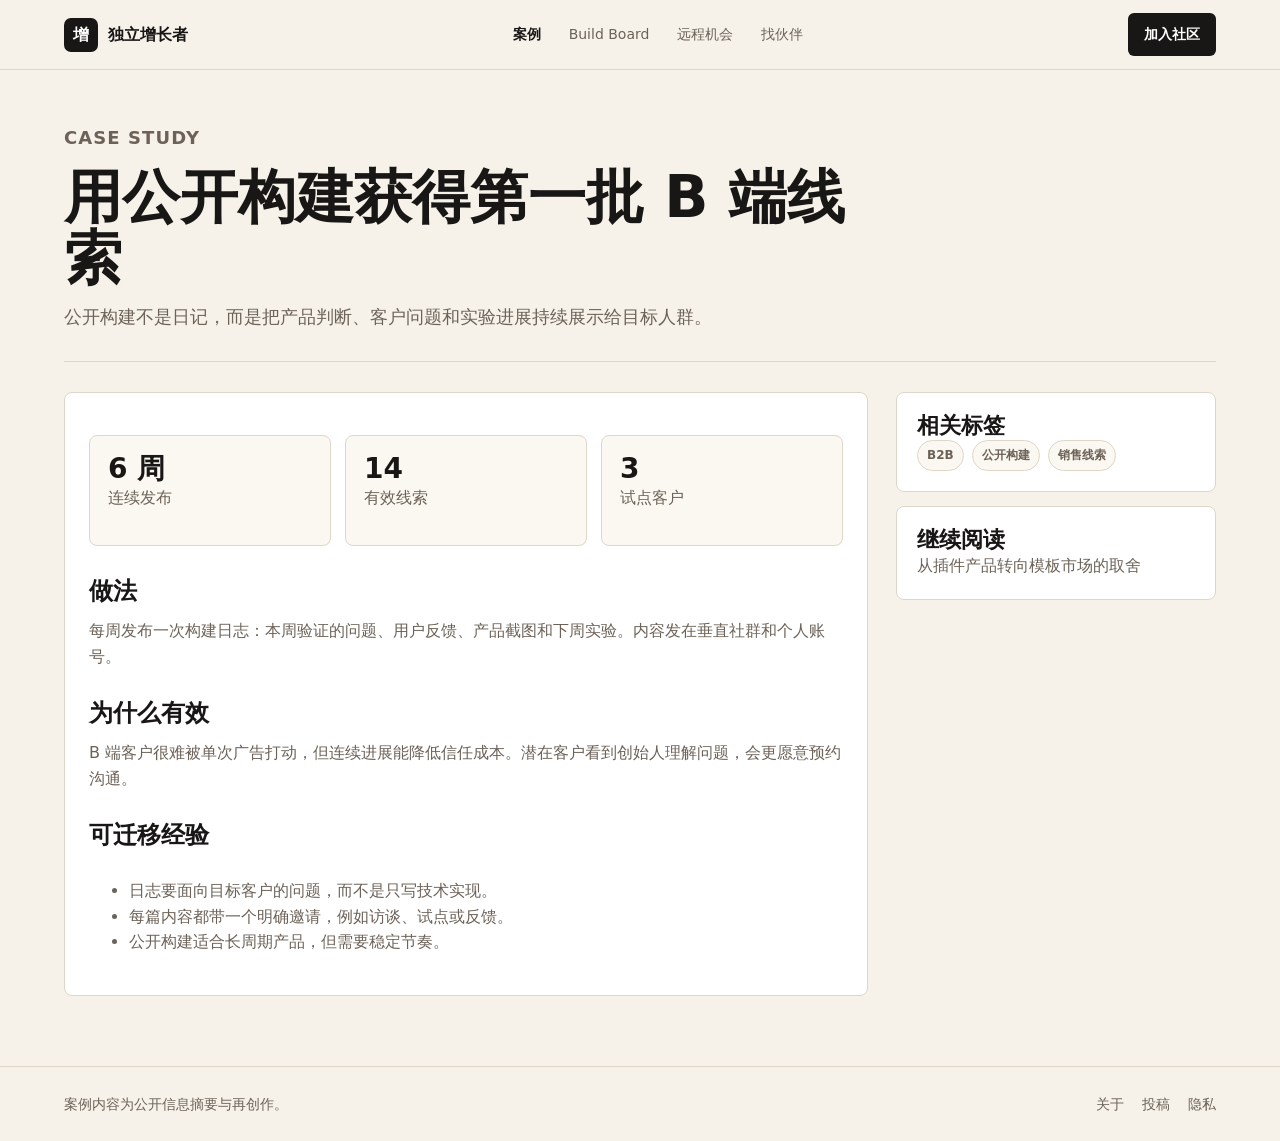
<file: story-open-build.html>
<!doctype html>
<html lang="zh-CN">
  <head>
    <meta charset="utf-8" />
    <meta name="viewport" content="width=device-width, initial-scale=1" />
    <title>用公开构建获得第一批 B 端线索 | 独立增长者</title>
    <meta name="description" content="独立创业案例摘要：通过公开构建获得早期 B2B 销售线索。" />
    <link rel="stylesheet" href="styles.css" />
  </head>
  <body>
    <header class="site-header">
      <a class="brand" href="index.html"><span class="brand-mark">增</span><span>独立增长者</span></a>
      <nav class="main-nav" aria-label="主导航"><a class="active-link" href="stories.html">案例</a><a href="board.html">Build Board</a><a href="jobs.html">远程机会</a><a href="partner.html">找伙伴</a></nav>
      <a class="login" href="newsletter.html">加入社区</a>
    </header>
    <main>
      <section class="page-hero">
        <p class="eyebrow">Case Study</p>
        <h1>用公开构建获得第一批 B 端线索</h1>
        <p>公开构建不是日记，而是把产品判断、客户问题和实验进展持续展示给目标人群。</p>
      </section>
      <div class="page-layout">
        <article class="content-card">
          <div class="stats-grid">
            <div class="stat-card"><strong>6 周</strong><p>连续发布</p></div>
            <div class="stat-card"><strong>14</strong><p>有效线索</p></div>
            <div class="stat-card"><strong>3</strong><p>试点客户</p></div>
          </div>
          <h2>做法</h2>
          <p>每周发布一次构建日志：本周验证的问题、用户反馈、产品截图和下周实验。内容发在垂直社群和个人账号。</p>
          <h2>为什么有效</h2>
          <p>B 端客户很难被单次广告打动，但连续进展能降低信任成本。潜在客户看到创始人理解问题，会更愿意预约沟通。</p>
          <h2>可迁移经验</h2>
          <ul>
            <li>日志要面向目标客户的问题，而不是只写技术实现。</li>
            <li>每篇内容都带一个明确邀请，例如访谈、试点或反馈。</li>
            <li>公开构建适合长周期产品，但需要稳定节奏。</li>
          </ul>
        </article>
        <aside class="sidebar"><section class="panel"><h2>相关标签</h2><div class="tag-row"><span>B2B</span><span>公开构建</span><span>销售线索</span></div></section><section class="panel"><h2>继续阅读</h2><p><a href="story-template-market.html">从插件产品转向模板市场的取舍</a></p></section></aside>
      </div>
    </main>
    <footer class="site-footer"><p>案例内容为公开信息摘要与再创作。</p><div><a href="about.html">关于</a><a href="submit.html">投稿</a><a href="privacy.html">隐私</a></div></footer>
  </body>
</html>
</file>
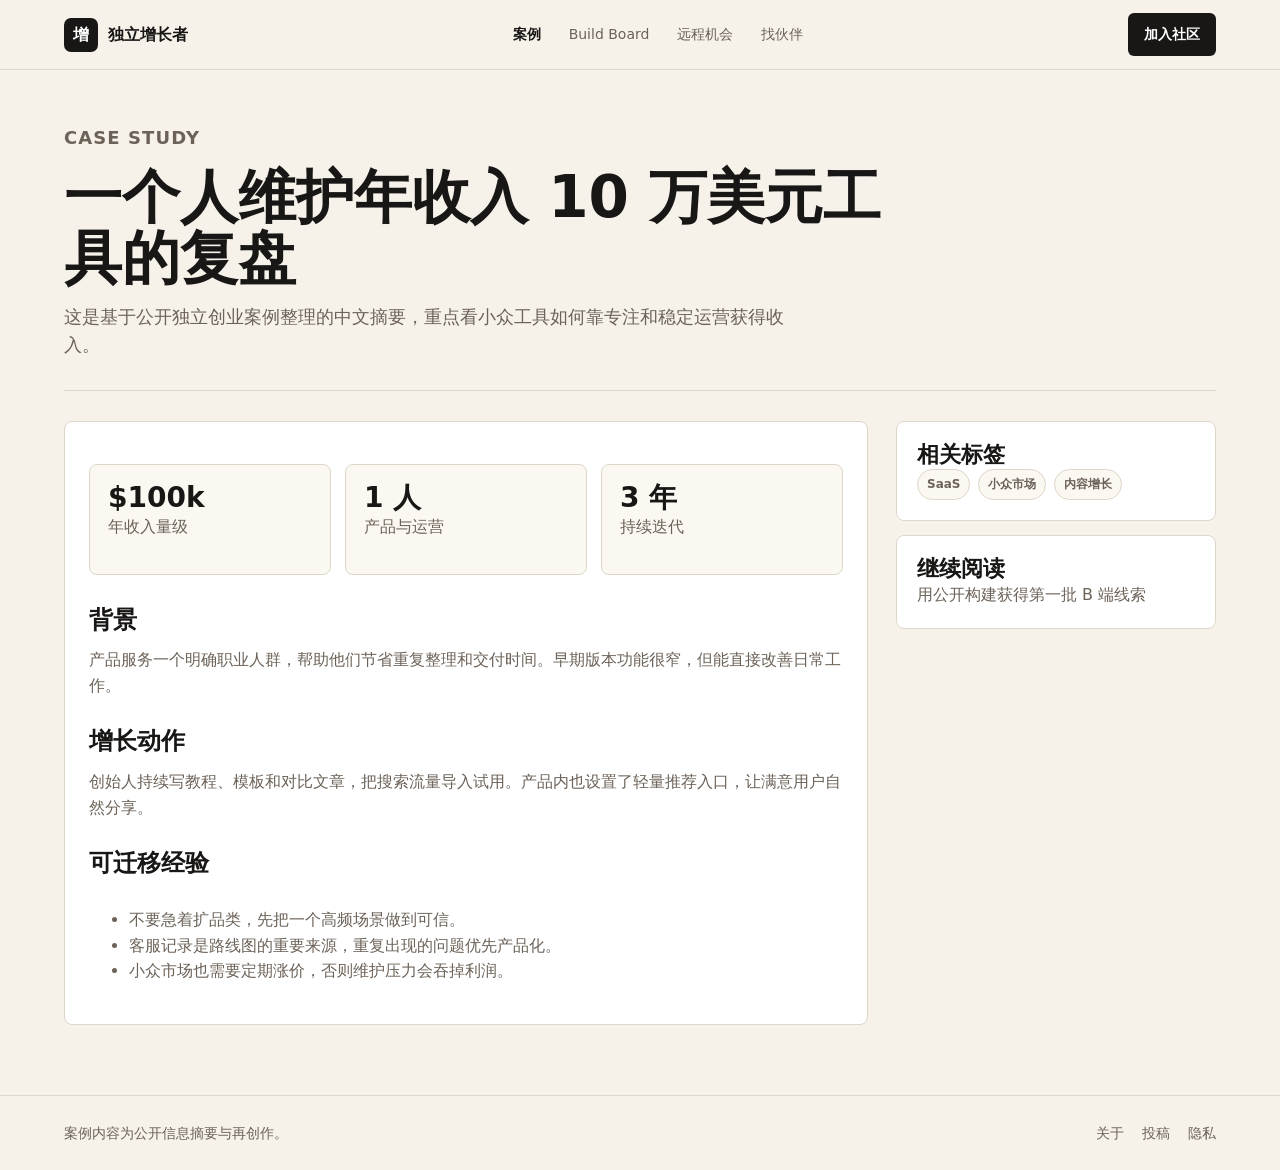
<file: story-solo-tool.html>
<!doctype html>
<html lang="zh-CN">
  <head>
    <meta charset="utf-8" />
    <meta name="viewport" content="width=device-width, initial-scale=1" />
    <title>一个人维护年收入 10 万美元工具的复盘 | 独立增长者</title>
    <meta name="description" content="独立创业案例摘要：一个人维护小众 SaaS 工具的收入、增长和运营复盘。" />
    <link rel="stylesheet" href="styles.css" />
  </head>
  <body>
    <header class="site-header">
      <a class="brand" href="index.html"><span class="brand-mark">增</span><span>独立增长者</span></a>
      <nav class="main-nav" aria-label="主导航"><a class="active-link" href="stories.html">案例</a><a href="board.html">Build Board</a><a href="jobs.html">远程机会</a><a href="partner.html">找伙伴</a></nav>
      <a class="login" href="newsletter.html">加入社区</a>
    </header>
    <main>
      <section class="page-hero">
        <p class="eyebrow">Case Study</p>
        <h1>一个人维护年收入 10 万美元工具的复盘</h1>
        <p>这是基于公开独立创业案例整理的中文摘要，重点看小众工具如何靠专注和稳定运营获得收入。</p>
      </section>
      <div class="page-layout">
        <article class="content-card">
          <div class="stats-grid">
            <div class="stat-card"><strong>$100k</strong><p>年收入量级</p></div>
            <div class="stat-card"><strong>1 人</strong><p>产品与运营</p></div>
            <div class="stat-card"><strong>3 年</strong><p>持续迭代</p></div>
          </div>
          <h2>背景</h2>
          <p>产品服务一个明确职业人群，帮助他们节省重复整理和交付时间。早期版本功能很窄，但能直接改善日常工作。</p>
          <h2>增长动作</h2>
          <p>创始人持续写教程、模板和对比文章，把搜索流量导入试用。产品内也设置了轻量推荐入口，让满意用户自然分享。</p>
          <h2>可迁移经验</h2>
          <ul>
            <li>不要急着扩品类，先把一个高频场景做到可信。</li>
            <li>客服记录是路线图的重要来源，重复出现的问题优先产品化。</li>
            <li>小众市场也需要定期涨价，否则维护压力会吞掉利润。</li>
          </ul>
        </article>
        <aside class="sidebar"><section class="panel"><h2>相关标签</h2><div class="tag-row"><span>SaaS</span><span>小众市场</span><span>内容增长</span></div></section><section class="panel"><h2>继续阅读</h2><p><a href="story-open-build.html">用公开构建获得第一批 B 端线索</a></p></section></aside>
      </div>
    </main>
    <footer class="site-footer"><p>案例内容为公开信息摘要与再创作。</p><div><a href="about.html">关于</a><a href="submit.html">投稿</a><a href="privacy.html">隐私</a></div></footer>
  </body>
</html>
</file>
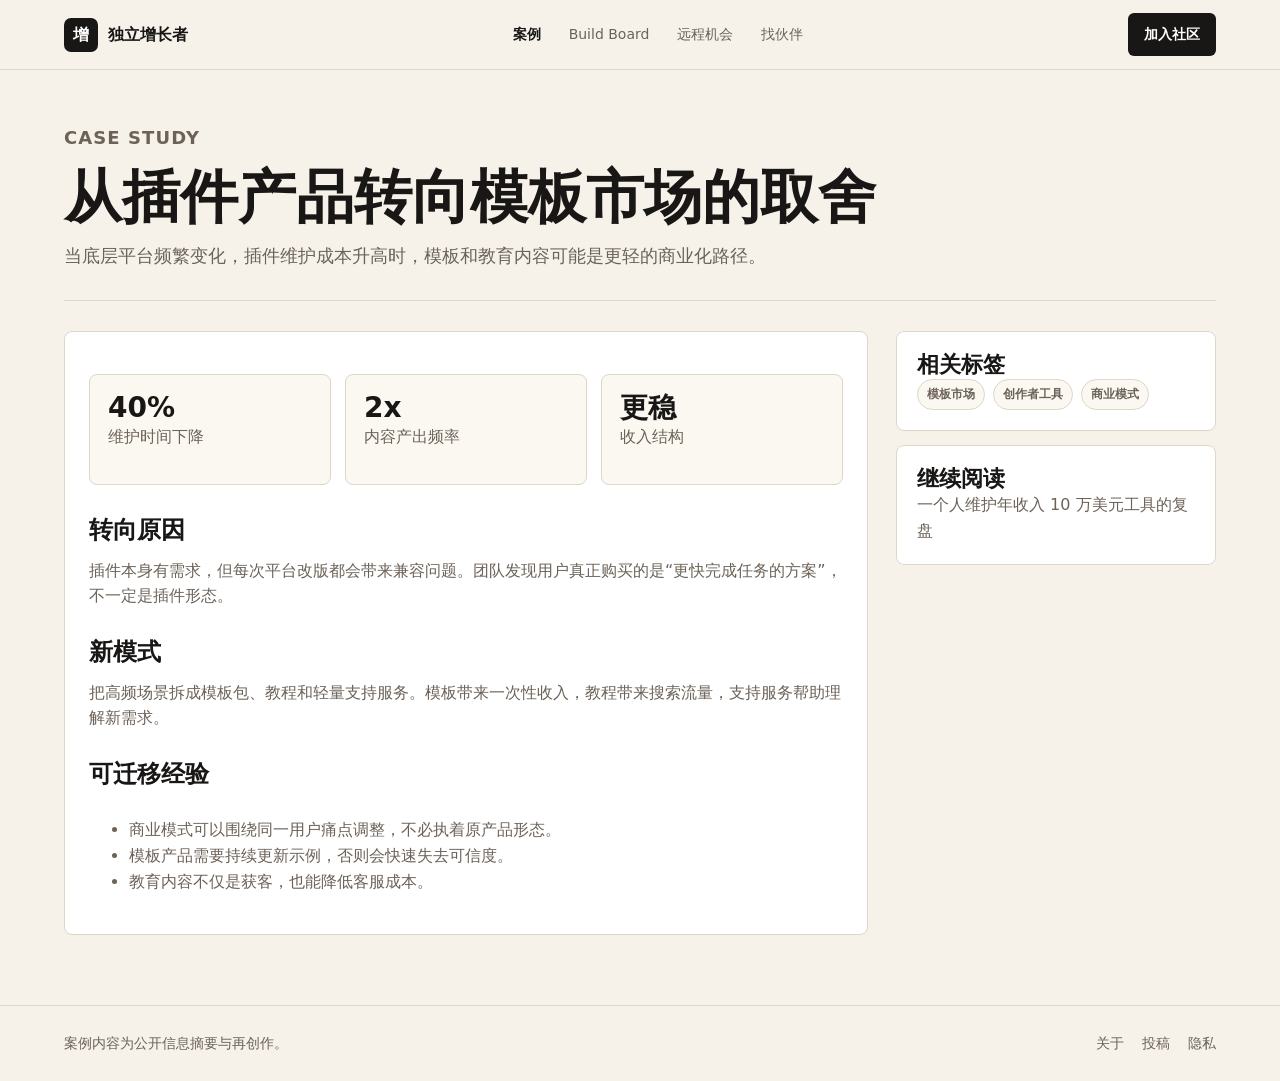
<file: story-template-market.html>
<!doctype html>
<html lang="zh-CN">
  <head>
    <meta charset="utf-8" />
    <meta name="viewport" content="width=device-width, initial-scale=1" />
    <title>从插件产品转向模板市场的取舍 | 独立增长者</title>
    <meta name="description" content="独立创业案例摘要：从插件产品转向模板市场，降低维护压力并改善商业模式。" />
    <link rel="stylesheet" href="styles.css" />
  </head>
  <body>
    <header class="site-header">
      <a class="brand" href="index.html"><span class="brand-mark">增</span><span>独立增长者</span></a>
      <nav class="main-nav" aria-label="主导航"><a class="active-link" href="stories.html">案例</a><a href="board.html">Build Board</a><a href="jobs.html">远程机会</a><a href="partner.html">找伙伴</a></nav>
      <a class="login" href="newsletter.html">加入社区</a>
    </header>
    <main>
      <section class="page-hero">
        <p class="eyebrow">Case Study</p>
        <h1>从插件产品转向模板市场的取舍</h1>
        <p>当底层平台频繁变化，插件维护成本升高时，模板和教育内容可能是更轻的商业化路径。</p>
      </section>
      <div class="page-layout">
        <article class="content-card">
          <div class="stats-grid">
            <div class="stat-card"><strong>40%</strong><p>维护时间下降</p></div>
            <div class="stat-card"><strong>2x</strong><p>内容产出频率</p></div>
            <div class="stat-card"><strong>更稳</strong><p>收入结构</p></div>
          </div>
          <h2>转向原因</h2>
          <p>插件本身有需求，但每次平台改版都会带来兼容问题。团队发现用户真正购买的是“更快完成任务的方案”，不一定是插件形态。</p>
          <h2>新模式</h2>
          <p>把高频场景拆成模板包、教程和轻量支持服务。模板带来一次性收入，教程带来搜索流量，支持服务帮助理解新需求。</p>
          <h2>可迁移经验</h2>
          <ul>
            <li>商业模式可以围绕同一用户痛点调整，不必执着原产品形态。</li>
            <li>模板产品需要持续更新示例，否则会快速失去可信度。</li>
            <li>教育内容不仅是获客，也能降低客服成本。</li>
          </ul>
        </article>
        <aside class="sidebar"><section class="panel"><h2>相关标签</h2><div class="tag-row"><span>模板市场</span><span>创作者工具</span><span>商业模式</span></div></section><section class="panel"><h2>继续阅读</h2><p><a href="story-solo-tool.html">一个人维护年收入 10 万美元工具的复盘</a></p></section></aside>
      </div>
    </main>
    <footer class="site-footer"><p>案例内容为公开信息摘要与再创作。</p><div><a href="about.html">关于</a><a href="submit.html">投稿</a><a href="privacy.html">隐私</a></div></footer>
  </body>
</html>
</file>
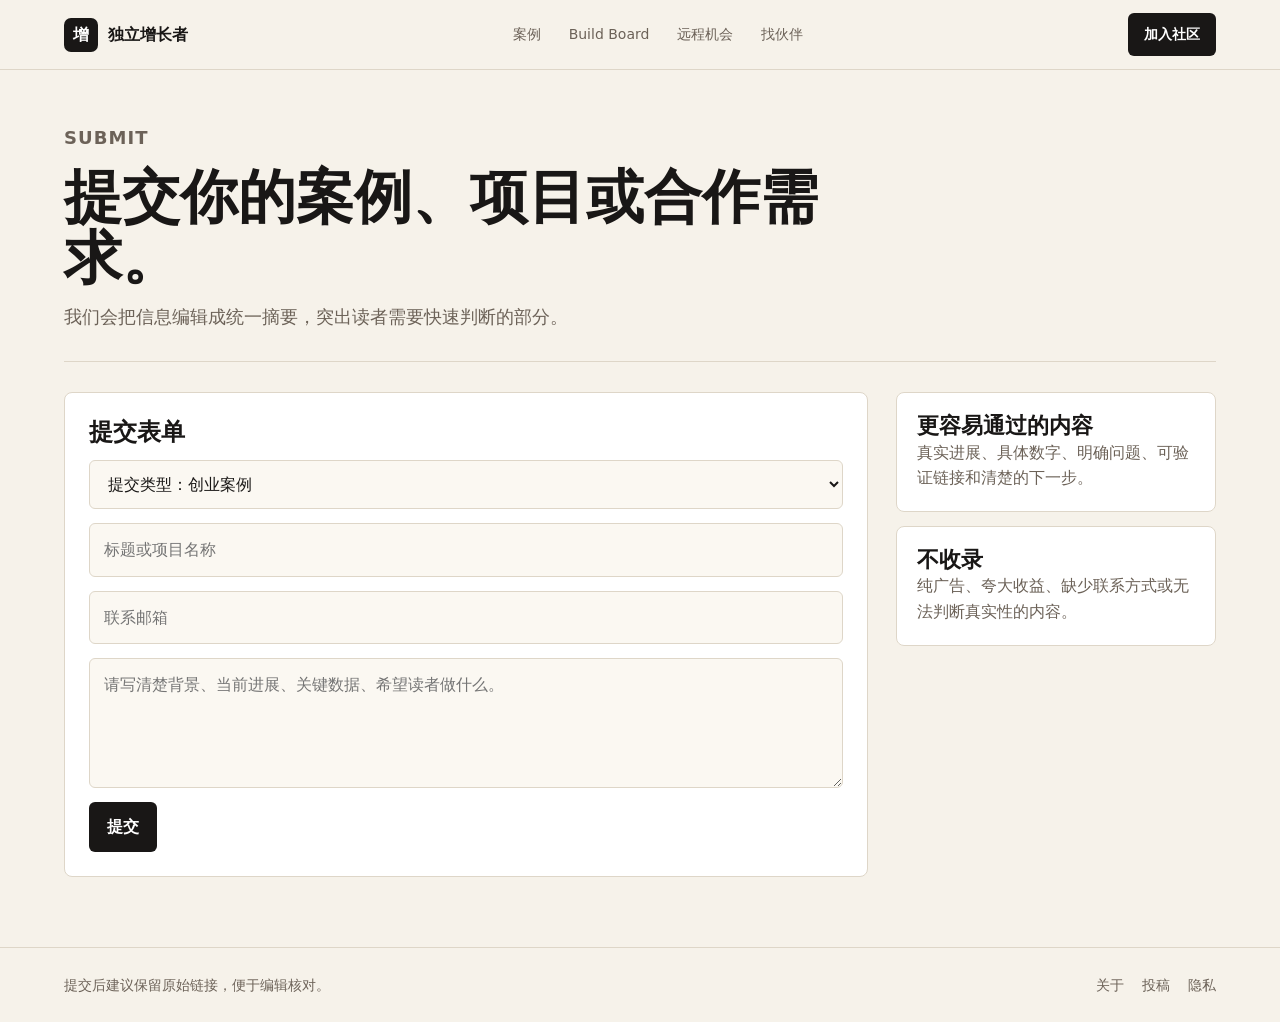
<file: submit.html>
<!doctype html>
<html lang="zh-CN">
  <head>
    <meta charset="utf-8" />
    <meta name="viewport" content="width=device-width, initial-scale=1" />
    <title>投稿与提交 | 独立增长者</title>
    <meta name="description" content="向独立增长者提交创业案例、项目看板、远程机会、伙伴招募和城市活动。" />
    <link rel="stylesheet" href="styles.css" />
  </head>
  <body>
    <header class="site-header">
      <a class="brand" href="index.html"><span class="brand-mark">增</span><span>独立增长者</span></a>
      <nav class="main-nav" aria-label="主导航">
        <a href="stories.html">案例</a><a href="board.html">Build Board</a><a href="jobs.html">远程机会</a><a href="partner.html">找伙伴</a>
      </nav>
      <a class="login" href="newsletter.html">加入社区</a>
    </header>
    <main>
      <section class="page-hero">
        <p class="eyebrow">Submit</p>
        <h1>提交你的案例、项目或合作需求。</h1>
        <p>我们会把信息编辑成统一摘要，突出读者需要快速判断的部分。</p>
      </section>
      <div class="page-layout">
        <section class="content-card">
          <h2>提交表单</h2>
          <form class="form-card">
            <select aria-label="提交类型">
              <option>提交类型：创业案例</option>
              <option>提交类型：Build Board 项目</option>
              <option>提交类型：远程机会</option>
              <option>提交类型：伙伴招募</option>
              <option>提交类型：城市活动</option>
            </select>
            <input type="text" placeholder="标题或项目名称" aria-label="标题或项目名称" />
            <input type="email" placeholder="联系邮箱" aria-label="联系邮箱" />
            <textarea placeholder="请写清楚背景、当前进展、关键数据、希望读者做什么。" aria-label="提交内容"></textarea>
            <button type="submit">提交</button>
          </form>
        </section>
        <aside class="sidebar">
          <section class="panel"><h2>更容易通过的内容</h2><p>真实进展、具体数字、明确问题、可验证链接和清楚的下一步。</p></section>
          <section class="panel"><h2>不收录</h2><p>纯广告、夸大收益、缺少联系方式或无法判断真实性的内容。</p></section>
        </aside>
      </div>
    </main>
    <footer class="site-footer"><p>提交后建议保留原始链接，便于编辑核对。</p><div><a href="about.html">关于</a><a href="submit.html">投稿</a><a href="privacy.html">隐私</a></div></footer>
  </body>
</html>
</file>
<file: styles.css>
:root {
  color-scheme: light;
  --bg: #f6f2ea;
  --paper: #ffffff;
  --paper-soft: #fbf8f2;
  --ink: #191716;
  --muted: #6c6258;
  --line: #ded6c8;
  --accent: #f5b642;
  --accent-strong: #0f8f8a;
  --coral: #df6b56;
  --shadow: 0 18px 48px rgba(36, 27, 18, 0.08);
}

* {
  box-sizing: border-box;
}

body {
  margin: 0;
  background: var(--bg);
  color: var(--ink);
  font-family:
    Inter, ui-sans-serif, system-ui, -apple-system, BlinkMacSystemFont, "Segoe UI",
    "PingFang SC", "Microsoft YaHei", sans-serif;
  line-height: 1.6;
}

a {
  color: inherit;
  text-decoration: none;
}

img {
  display: block;
  max-width: 100%;
}

.site-header {
  position: sticky;
  top: 0;
  z-index: 10;
  display: flex;
  align-items: center;
  justify-content: space-between;
  gap: 24px;
  min-height: 70px;
  padding: 0 5vw;
  background: rgba(246, 242, 234, 0.94);
  border-bottom: 1px solid var(--line);
  backdrop-filter: blur(18px);
}

.brand,
.main-nav,
.site-footer div {
  display: flex;
  align-items: center;
}

.brand {
  gap: 10px;
  font-weight: 800;
  letter-spacing: 0;
}

.brand-mark {
  display: grid;
  place-items: center;
  width: 34px;
  height: 34px;
  color: #fff;
  background: var(--ink);
  border-radius: 7px;
}

.main-nav {
  gap: 28px;
  color: var(--muted);
  font-size: 14px;
}

.main-nav a:hover,
.section-head a:hover,
.panel-head a:hover {
  color: var(--ink);
}

.login,
button {
  border: 0;
  border-radius: 6px;
  background: var(--ink);
  color: #fff;
  font: inherit;
  font-weight: 700;
  cursor: pointer;
}

.login {
  padding: 10px 16px;
  font-size: 14px;
}

main {
  width: min(1180px, 90vw);
  margin: 0 auto;
}

.hero {
  display: grid;
  grid-template-columns: minmax(0, 1fr) minmax(360px, 0.82fr);
  gap: 44px;
  align-items: center;
  min-height: calc(100vh - 120px);
  padding: 56px 0 36px;
}

.hero-copy {
  min-width: 0;
}

.eyebrow,
.post-meta,
.directory article span,
.directory-card span {
  color: var(--accent-strong);
  font-size: 12px;
  font-weight: 800;
  letter-spacing: 0.06em;
  text-transform: uppercase;
}

h1,
h2,
h3,
p {
  margin-top: 0;
}

h1 {
  max-width: 780px;
  margin-bottom: 18px;
  font-size: clamp(38px, 5.4vw, 70px);
  line-height: 1.05;
  letter-spacing: 0;
}

.hero-text {
  max-width: 670px;
  color: var(--muted);
  font-size: 18px;
}

.hero-form {
  display: flex;
  width: min(560px, 100%);
  margin-top: 28px;
  padding: 6px;
  background: var(--paper);
  border: 1px solid var(--line);
  border-radius: 8px;
  box-shadow: var(--shadow);
}

.hero-form input {
  flex: 1;
  min-width: 0;
  border: 0;
  padding: 14px 16px;
  background: transparent;
  color: var(--ink);
  font: inherit;
  outline: 0;
}

.hero-form button,
.newsletter-panel button {
  padding: 12px 18px;
}

.hero img {
  width: 100%;
  aspect-ratio: 4 / 3;
  object-fit: cover;
  border: 1px solid rgba(25, 23, 22, 0.1);
  border-radius: 8px;
  box-shadow: var(--shadow);
}

.latest-news {
  display: grid;
  gap: 26px;
  padding: 58px 0 34px;
}

.latest-news-copy {
  display: grid;
  gap: 12px;
  max-width: 840px;
}

.latest-news-copy h1 {
  margin-bottom: 0;
  font-size: clamp(42px, 6vw, 76px);
}

.latest-news-copy p {
  max-width: 640px;
  margin-bottom: 0;
  color: var(--muted);
  font-size: 18px;
}

.news-marquee {
  position: relative;
  overflow: hidden;
  border: 1px solid var(--line);
  border-radius: 8px;
  background: var(--paper);
  box-shadow: var(--shadow);
}

.news-marquee::before,
.news-marquee::after {
  position: absolute;
  top: 0;
  bottom: 0;
  z-index: 1;
  width: 82px;
  content: "";
  pointer-events: none;
}

.news-marquee::before {
  left: 0;
  background: linear-gradient(90deg, var(--paper) 0%, rgba(255, 255, 255, 0) 100%);
}

.news-marquee::after {
  right: 0;
  background: linear-gradient(270deg, var(--paper) 0%, rgba(255, 255, 255, 0) 100%);
}

.news-track {
  display: flex;
  width: max-content;
  animation: scroll-news 34s linear infinite;
}

.news-marquee:hover .news-track,
.news-marquee:focus-within .news-track {
  animation-play-state: paused;
}

.news-track a {
  display: inline-flex;
  align-items: center;
  gap: 10px;
  min-width: max-content;
  padding: 18px 22px;
  border-right: 1px solid var(--line);
  color: var(--ink);
  font-size: 15px;
  font-weight: 800;
}

.news-track span {
  padding: 4px 8px;
  border-radius: 999px;
  background: rgba(15, 143, 138, 0.12);
  color: var(--accent-strong);
  font-size: 12px;
  letter-spacing: 0.03em;
  text-transform: uppercase;
}

@keyframes scroll-news {
  from {
    transform: translateX(0);
  }

  to {
    transform: translateX(-50%);
  }
}

@media (prefers-reduced-motion: reduce) {
  .news-track {
    animation: none;
  }
}

.ticker {
  display: grid;
  grid-template-columns: repeat(4, 1fr);
  gap: 1px;
  overflow: hidden;
  margin-bottom: 28px;
  border: 1px solid var(--line);
  border-radius: 8px;
  background: var(--line);
}

.ticker a {
  padding: 15px 16px;
  background: var(--paper-soft);
  font-size: 14px;
  font-weight: 700;
  text-align: center;
}

.layout {
  display: grid;
  grid-template-columns: minmax(0, 1fr) 340px;
  gap: 28px;
  align-items: start;
}

.section-head,
.panel-head {
  display: flex;
  align-items: baseline;
  justify-content: space-between;
  gap: 16px;
  margin-bottom: 16px;
}

.section-head h2,
.panel h2 {
  margin-bottom: 0;
  font-size: 22px;
  line-height: 1.2;
}

.section-head a,
.panel-head a {
  color: var(--muted);
  font-size: 14px;
  font-weight: 700;
}

.feed {
  min-width: 0;
}

.post,
.panel,
.directory article,
.directory-card {
  background: var(--paper);
  border: 1px solid var(--line);
  border-radius: 8px;
}

.post {
  display: grid;
  grid-template-columns: 56px minmax(0, 1fr);
  gap: 18px;
  margin-bottom: 14px;
  padding: 22px;
}

.post h3 {
  margin-bottom: 8px;
  font-size: 22px;
  line-height: 1.28;
}

.post p,
.panel p,
.directory p,
.directory-card p {
  margin-bottom: 0;
  color: var(--muted);
}

.featured-post {
  grid-template-columns: 260px minmax(0, 1fr);
  align-items: center;
}

.featured-post img {
  width: 100%;
  aspect-ratio: 1.2 / 1;
  object-fit: cover;
  border-radius: 7px;
}

.post-meta {
  display: flex;
  flex-wrap: wrap;
  gap: 12px;
  margin-bottom: 8px;
}

.vote-box {
  display: grid;
  place-items: center;
  width: 48px;
  height: 48px;
  border: 1px solid var(--line);
  border-radius: 7px;
  background: var(--paper-soft);
  color: var(--coral);
  font-weight: 900;
}

.sidebar {
  position: sticky;
  top: 92px;
}

.panel {
  margin-bottom: 14px;
  padding: 20px;
}

.newsletter-panel {
  background: var(--ink);
  color: #fff;
}

.newsletter-panel p {
  color: rgba(255, 255, 255, 0.74);
}

.newsletter-panel button {
  margin-top: 18px;
  background: var(--accent);
  color: var(--ink);
}

.rank-list {
  display: grid;
  gap: 14px;
  margin: 0;
  padding: 0;
  list-style: none;
}

.rank-list li {
  display: grid;
  grid-template-columns: 34px minmax(0, 1fr);
  gap: 10px;
  align-items: start;
}

.rank-list span {
  color: var(--muted);
  font-size: 12px;
  font-weight: 900;
}

.rank-list a,
.mini-card strong {
  font-weight: 800;
  line-height: 1.35;
}

.mini-card {
  display: grid;
  gap: 4px;
  padding: 14px 0;
  border-top: 1px solid var(--line);
}

.mini-card span {
  color: var(--muted);
  font-size: 13px;
}

.contact-section {
  display: grid;
  grid-template-columns: minmax(0, 0.72fr) minmax(420px, 1fr);
  gap: 22px;
  align-items: stretch;
  margin-top: 42px;
  padding: 28px;
  background: var(--paper);
  border: 1px solid var(--line);
  border-radius: 8px;
}

.contact-copy {
  display: grid;
  align-content: center;
  gap: 12px;
}

.contact-copy h2 {
  margin-bottom: 0;
  font-size: clamp(30px, 3.2vw, 44px);
  line-height: 1.1;
}

.contact-copy p {
  max-width: 560px;
  margin-bottom: 0;
  color: var(--muted);
}

.contact-list {
  display: grid;
  gap: 8px;
  margin-top: 8px;
  color: var(--ink);
  font-weight: 800;
}

.contact-list a:hover,
.map-card a:hover {
  color: var(--accent-strong);
}

.map-card {
  position: relative;
  min-height: 330px;
  overflow: hidden;
  border: 1px solid var(--line);
  border-radius: 8px;
  background: var(--paper-soft);
}

.map-card iframe {
  width: 100%;
  height: 100%;
  min-height: 330px;
  border: 0;
}

.map-card a {
  position: absolute;
  right: 14px;
  bottom: 14px;
  padding: 8px 12px;
  border-radius: 6px;
  background: rgba(255, 255, 255, 0.92);
  color: var(--ink);
  font-size: 13px;
  font-weight: 800;
  box-shadow: 0 10px 28px rgba(25, 23, 22, 0.12);
}

.directory {
  padding: 56px 0 70px;
}

.directory-grid {
  display: grid;
  grid-template-columns: repeat(3, 1fr);
  gap: 16px;
}

.directory article {
  min-height: 210px;
  padding: 24px;
}

.directory-card {
  min-height: 210px;
  padding: 24px;
  transition:
    transform 160ms ease,
    box-shadow 160ms ease;
}

.directory-card:hover,
.post:hover,
.mini-card:hover {
  transform: translateY(-2px);
}

.directory h3,
.directory-card h3 {
  margin: 10px 0 8px;
  font-size: 26px;
}

.panel-button {
  display: inline-flex;
  margin-top: 18px;
  padding: 12px 18px;
  border-radius: 6px;
  background: var(--accent);
  color: var(--ink);
  font-weight: 800;
}

.page-hero {
  display: grid;
  gap: 14px;
  padding: 54px 0 30px;
  border-bottom: 1px solid var(--line);
}

.page-hero h1 {
  max-width: 820px;
  margin-bottom: 0;
  font-size: clamp(34px, 4.6vw, 58px);
}

.page-hero p {
  max-width: 720px;
  margin-bottom: 0;
  color: var(--muted);
  font-size: 18px;
}

.page-layout {
  display: grid;
  grid-template-columns: minmax(0, 1fr) 320px;
  gap: 28px;
  padding: 30px 0 70px;
  align-items: start;
}

.page-list {
  display: grid;
  gap: 14px;
}

.content-card {
  display: grid;
  gap: 12px;
  padding: 24px;
  background: var(--paper);
  border: 1px solid var(--line);
  border-radius: 8px;
}

.content-card h2,
.content-card h3 {
  margin-bottom: 0;
  line-height: 1.28;
}

.content-card p,
.content-card li,
.stat-card p {
  color: var(--muted);
}

.tag-row {
  display: flex;
  flex-wrap: wrap;
  gap: 8px;
}

.tag-row span {
  padding: 5px 9px;
  border: 1px solid var(--line);
  border-radius: 999px;
  background: var(--paper-soft);
  color: var(--muted);
  font-size: 12px;
  font-weight: 700;
}

.stats-grid {
  display: grid;
  grid-template-columns: repeat(3, 1fr);
  gap: 14px;
  margin: 18px 0;
}

.stat-card {
  padding: 18px;
  background: var(--paper-soft);
  border: 1px solid var(--line);
  border-radius: 8px;
}

.stat-card strong {
  display: block;
  font-size: 28px;
  line-height: 1.1;
}

.form-card {
  display: grid;
  gap: 14px;
}

.form-card input,
.form-card textarea,
.form-card select {
  width: 100%;
  padding: 13px 14px;
  border: 1px solid var(--line);
  border-radius: 6px;
  background: var(--paper-soft);
  color: var(--ink);
  font: inherit;
}

.form-card textarea {
  min-height: 130px;
  resize: vertical;
}

.form-card button {
  width: fit-content;
  padding: 12px 18px;
}

.active-link {
  color: var(--ink);
  font-weight: 800;
}

.site-footer {
  display: flex;
  justify-content: space-between;
  gap: 18px;
  padding: 26px 5vw;
  border-top: 1px solid var(--line);
  color: var(--muted);
  font-size: 14px;
}

.site-footer p {
  margin-bottom: 0;
}

.site-footer div {
  gap: 18px;
}

@media (max-width: 920px) {
  .main-nav {
    display: none;
  }

  .hero,
  .layout,
  .contact-section,
  .directory-grid,
  .page-layout,
  .stats-grid {
    grid-template-columns: 1fr;
  }

  .hero {
    min-height: 0;
    padding-top: 38px;
  }

  .hero img {
    aspect-ratio: 16 / 10;
  }

  .latest-news {
    padding-top: 40px;
  }

  .ticker {
    grid-template-columns: repeat(2, 1fr);
  }

  .sidebar {
    position: static;
  }

  .featured-post {
    grid-template-columns: 1fr;
  }
}

@media (max-width: 560px) {
  .site-header {
    padding: 0 18px;
  }

  main {
    width: calc(100vw - 32px);
  }

  .login {
    padding: 8px 10px;
  }

  .hero-form {
    display: grid;
  }

  .latest-news {
    padding: 32px 0 26px;
  }

  .latest-news-copy p {
    font-size: 16px;
  }

  .news-marquee::before,
  .news-marquee::after {
    width: 36px;
  }

  .news-track a {
    padding: 15px 18px;
    font-size: 14px;
  }

  .ticker {
    grid-template-columns: 1fr;
  }

  .post {
    grid-template-columns: 1fr;
    padding: 18px;
  }

  .site-footer {
    display: grid;
    padding: 22px 18px;
  }
}
</file>
